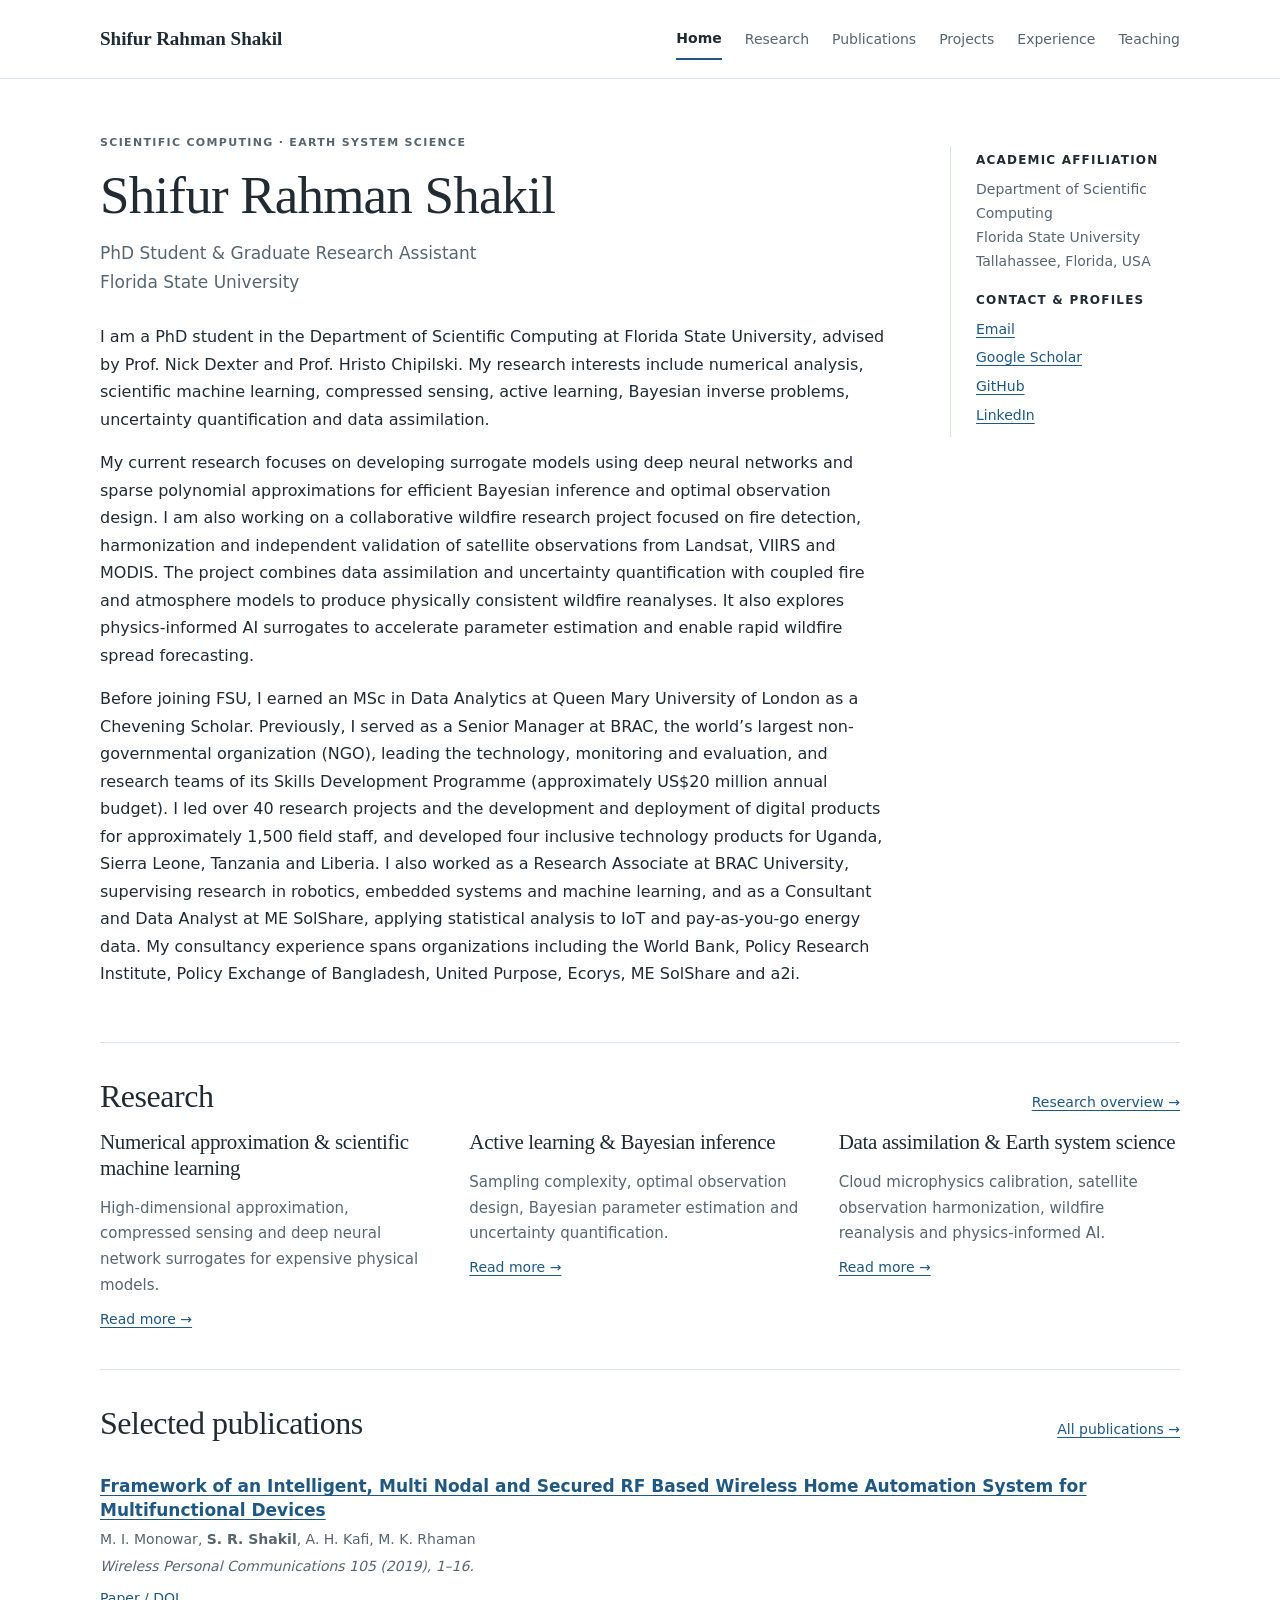
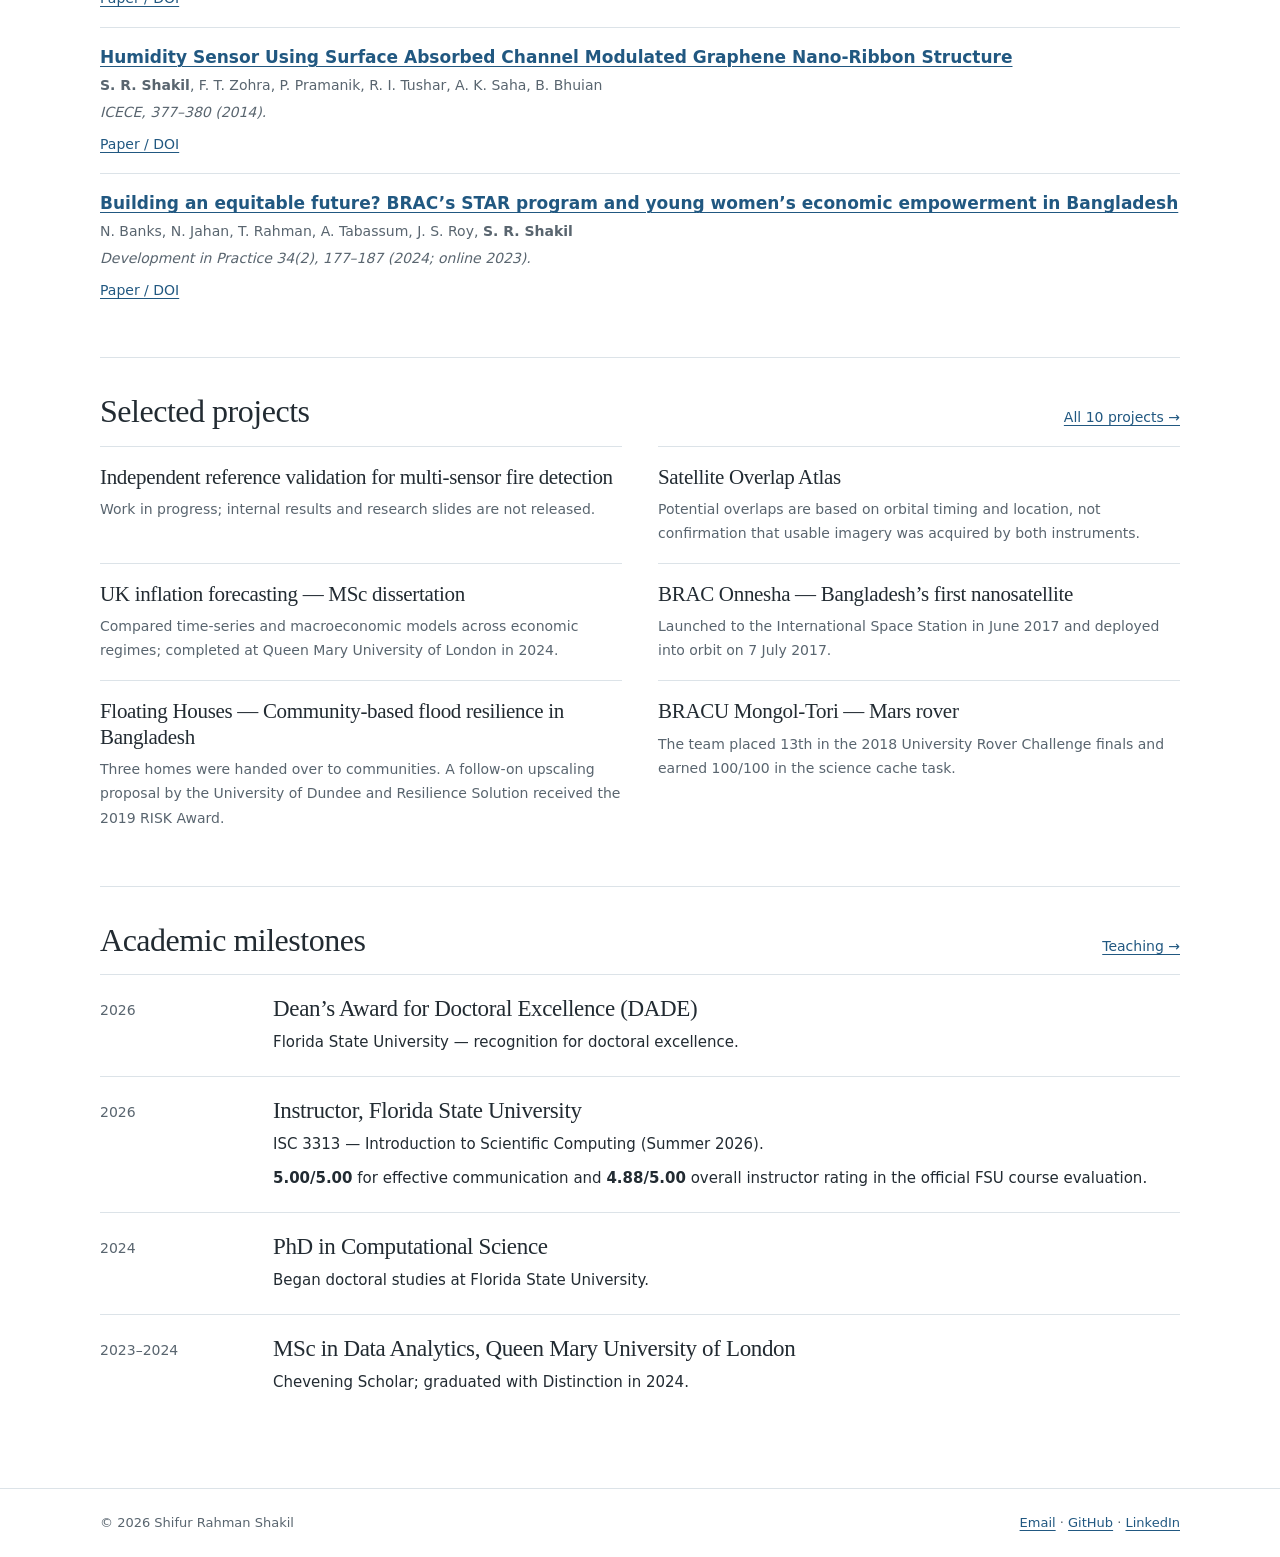
<file: index.html>
<!doctype html><html lang="en"><head><meta charset="utf-8"><meta name="viewport" content="width=device-width, initial-scale=1"><title>Academic website | Shifur Rahman Shakil</title><meta name="description" content="PhD student in computational science at Florida State University. AI surrogates, Bayesian inference, wildfire detection and multi-sensor fusion."><meta name="author" content="Shifur Rahman Shakil"><meta name="theme-color" content="#ffffff"><link rel="stylesheet" href="style.css"></head><body><a class="skip" href="#main">Skip to content</a><header><div class="wrap"><a class="brand" href="index.html">Shifur Rahman Shakil</a><nav aria-label="Main navigation"><a href="index.html" aria-current="page">Home</a><a href="research.html">Research</a><a href="publications.html">Publications</a><a href="projects.html">Projects</a><a href="experience.html">Experience</a><a href="teaching.html">Teaching</a></nav></div></header><main id="main" class="wrap"><section class="hero"><div><p class="eyebrow">Scientific computing · Earth system science</p><h1>Shifur Rahman Shakil</h1><p class="affiliation">PhD Student &amp; Graduate Research Assistant<br>Florida State University</p><p>I am a PhD student in the Department of Scientific Computing at Florida State University, advised by Prof. Nick Dexter and Prof. Hristo Chipilski. My research interests include numerical analysis, scientific machine learning, compressed sensing, active learning, Bayesian inverse problems, uncertainty quantification and data assimilation.</p><p>My current research focuses on developing surrogate models using deep neural networks and sparse polynomial approximations for efficient Bayesian inference and optimal observation design. I am also working on a collaborative wildfire research project focused on fire detection, harmonization and independent validation of satellite observations from Landsat, VIIRS and MODIS. The project combines data assimilation and uncertainty quantification with coupled fire and atmosphere models to produce physically consistent wildfire reanalyses. It also explores physics-informed AI surrogates to accelerate parameter estimation and enable rapid wildfire spread forecasting.</p><p>Before joining FSU, I earned an MSc in Data Analytics at Queen Mary University of London as a Chevening Scholar. Previously, I served as a Senior Manager at BRAC, the world’s largest non-governmental organization (NGO), leading the technology, monitoring and evaluation, and research teams of its Skills Development Programme (approximately US$20 million annual budget). I led over 40 research projects and the development and deployment of digital products for approximately 1,500 field staff, and developed four inclusive technology products for Uganda, Sierra Leone, Tanzania and Liberia. I also worked as a Research Associate at BRAC University, supervising research in robotics, embedded systems and machine learning, and as a Consultant and Data Analyst at ME SolShare, applying statistical analysis to IoT and pay-as-you-go energy data. My consultancy experience spans organizations including the World Bank, Policy Research Institute, Policy Exchange of Bangladesh, United Purpose, Ecorys, ME SolShare and a2i.</p></div><aside class="profile" aria-label="Academic profile"><h2>Academic affiliation</h2><p>Department of Scientific Computing<br>Florida State University<br>Tallahassee, Florida, USA</p><h2>Contact &amp; profiles</h2><a href="mailto:shifur.shakil@gmail.com">Email</a><a href="https://scholar.google.com/citations?hl=en&amp;user=8BhHTncAAAAJ">Google Scholar</a><a href="https://github.com/shifur">GitHub</a><a href="https://www.linkedin.com/in/shifur-rahman-shakil-75996734/">LinkedIn</a></aside></section><section class="section"><div class="section-head"><h2>Research</h2><a href="research.html">Research overview →</a></div><div class="research-grid"><article><h3>Numerical approximation &amp; scientific machine learning</h3><p>High-dimensional approximation, compressed sensing and deep neural network surrogates for expensive physical models.</p><div class="links"><a href="research.html#surrogates">Read more →</a></div></article><article><h3>Active learning &amp; Bayesian inference</h3><p>Sampling complexity, optimal observation design, Bayesian parameter estimation and uncertainty quantification.</p><div class="links"><a href="research.html#design">Read more →</a></div></article><article><h3>Data assimilation &amp; Earth system science</h3><p>Cloud microphysics calibration, satellite observation harmonization, wildfire reanalysis and physics-informed AI.</p><div class="links"><a href="research.html#fire">Read more →</a></div></article></div></section><section class="section"><div class="section-head"><h2>Selected publications</h2><a href="publications.html">All publications →</a></div><article class="publication"><h3><a href="https://doi.org/10.1007/s11277-018-6100-z">Framework of an Intelligent, Multi Nodal and Secured RF Based Wireless Home Automation System for Multifunctional Devices</a></h3><p class="authors">M. I. Monowar, <strong>S. R. Shakil</strong>, A. H. Kafi, M. K. Rhaman</p><p class="venue">Wireless Personal Communications 105 (2019), 1–16.</p><div class="links"><a href="https://doi.org/10.1007/s11277-018-6100-z">Paper / DOI</a></div></article><article class="publication"><h3><a href="https://doi.org/10.1109/ICECE.2014.7026951">Humidity Sensor Using Surface Absorbed Channel Modulated Graphene Nano-Ribbon Structure</a></h3><p class="authors"><strong>S. R. Shakil</strong>, F. T. Zohra, P. Pramanik, R. I. Tushar, A. K. Saha, B. Bhuian</p><p class="venue">ICECE, 377–380 (2014).</p><div class="links"><a href="https://doi.org/10.1109/ICECE.2014.7026951">Paper / DOI</a></div></article><article class="publication"><h3><a href="https://doi.org/10.1080/09614524.2023.2229077">Building an equitable future? BRAC’s STAR program and young women’s economic empowerment in Bangladesh</a></h3><p class="authors">N. Banks, N. Jahan, T. Rahman, A. Tabassum, J. S. Roy, <strong>S. R. Shakil</strong></p><p class="venue">Development in Practice 34(2), 177–187 (2024; online 2023).</p><div class="links"><a href="https://doi.org/10.1080/09614524.2023.2229077">Paper / DOI</a></div></article></section><section class="section"><div class="section-head"><h2>Selected projects</h2><a href="projects.html">All 10 projects →</a></div><div class="projects-list"><article class="mini"><h3><a href="projects.html#fire">Independent reference validation for multi-sensor fire detection</a></h3><p>Work in progress; internal results and research slides are not released.</p></article><article class="mini"><h3><a href="projects.html#atlas">Satellite Overlap Atlas</a></h3><p>Potential overlaps are based on orbital timing and location, not confirmation that usable imagery was acquired by both instruments.</p></article><article class="mini"><h3><a href="projects.html#inflation">UK inflation forecasting — MSc dissertation</a></h3><p>Compared time-series and macroeconomic models across economic regimes; completed at Queen Mary University of London in 2024.</p></article><article class="mini"><h3><a href="projects.html#onnesha">BRAC Onnesha — Bangladesh’s first nanosatellite</a></h3><p>Launched to the International Space Station in June 2017 and deployed into orbit on 7 July 2017.</p></article><article class="mini"><h3><a href="projects.html#floating">Floating Houses — Community-based flood resilience in Bangladesh</a></h3><p>Three homes were handed over to communities. A follow-on upscaling proposal by the University of Dundee and Resilience Solution received the 2019 RISK Award.</p></article><article class="mini"><h3><a href="projects.html#rover">BRACU Mongol-Tori — Mars rover</a></h3><p>The team placed 13th in the 2018 University Rover Challenge finals and earned 100/100 in the science cache task.</p></article></div></section><section class="section"><div class="section-head"><h2>Academic milestones</h2><a href="teaching.html">Teaching →</a></div><div class="timeline"><time>2026</time><div><h3>Dean’s Award for Doctoral Excellence (DADE)</h3><p>Florida State University — recognition for doctoral excellence.</p></div></div><div class="timeline"><time>2026</time><div><h3>Instructor, Florida State University</h3><p>ISC 3313 — Introduction to Scientific Computing (Summer 2026).</p><p><strong>5.00/5.00</strong> for effective communication and <strong>4.88/5.00</strong> overall instructor rating in the official FSU course evaluation.</p></div></div><div class="timeline"><time>2024</time><div><h3>PhD in Computational Science</h3><p>Began doctoral studies at Florida State University.</p></div></div><div class="timeline"><time>2023–2024</time><div><h3>MSc in Data Analytics, Queen Mary University of London</h3><p>Chevening Scholar; graduated with Distinction in 2024.</p></div></div></section></main><footer><div class="wrap"><span>© 2026 Shifur Rahman Shakil</span><span><a href="mailto:shifur.shakil@gmail.com">Email</a> · <a href="https://github.com/shifur">GitHub</a> · <a href="https://www.linkedin.com/in/shifur-rahman-shakil-75996734/">LinkedIn</a></span></div></footer></body></html>
</file>
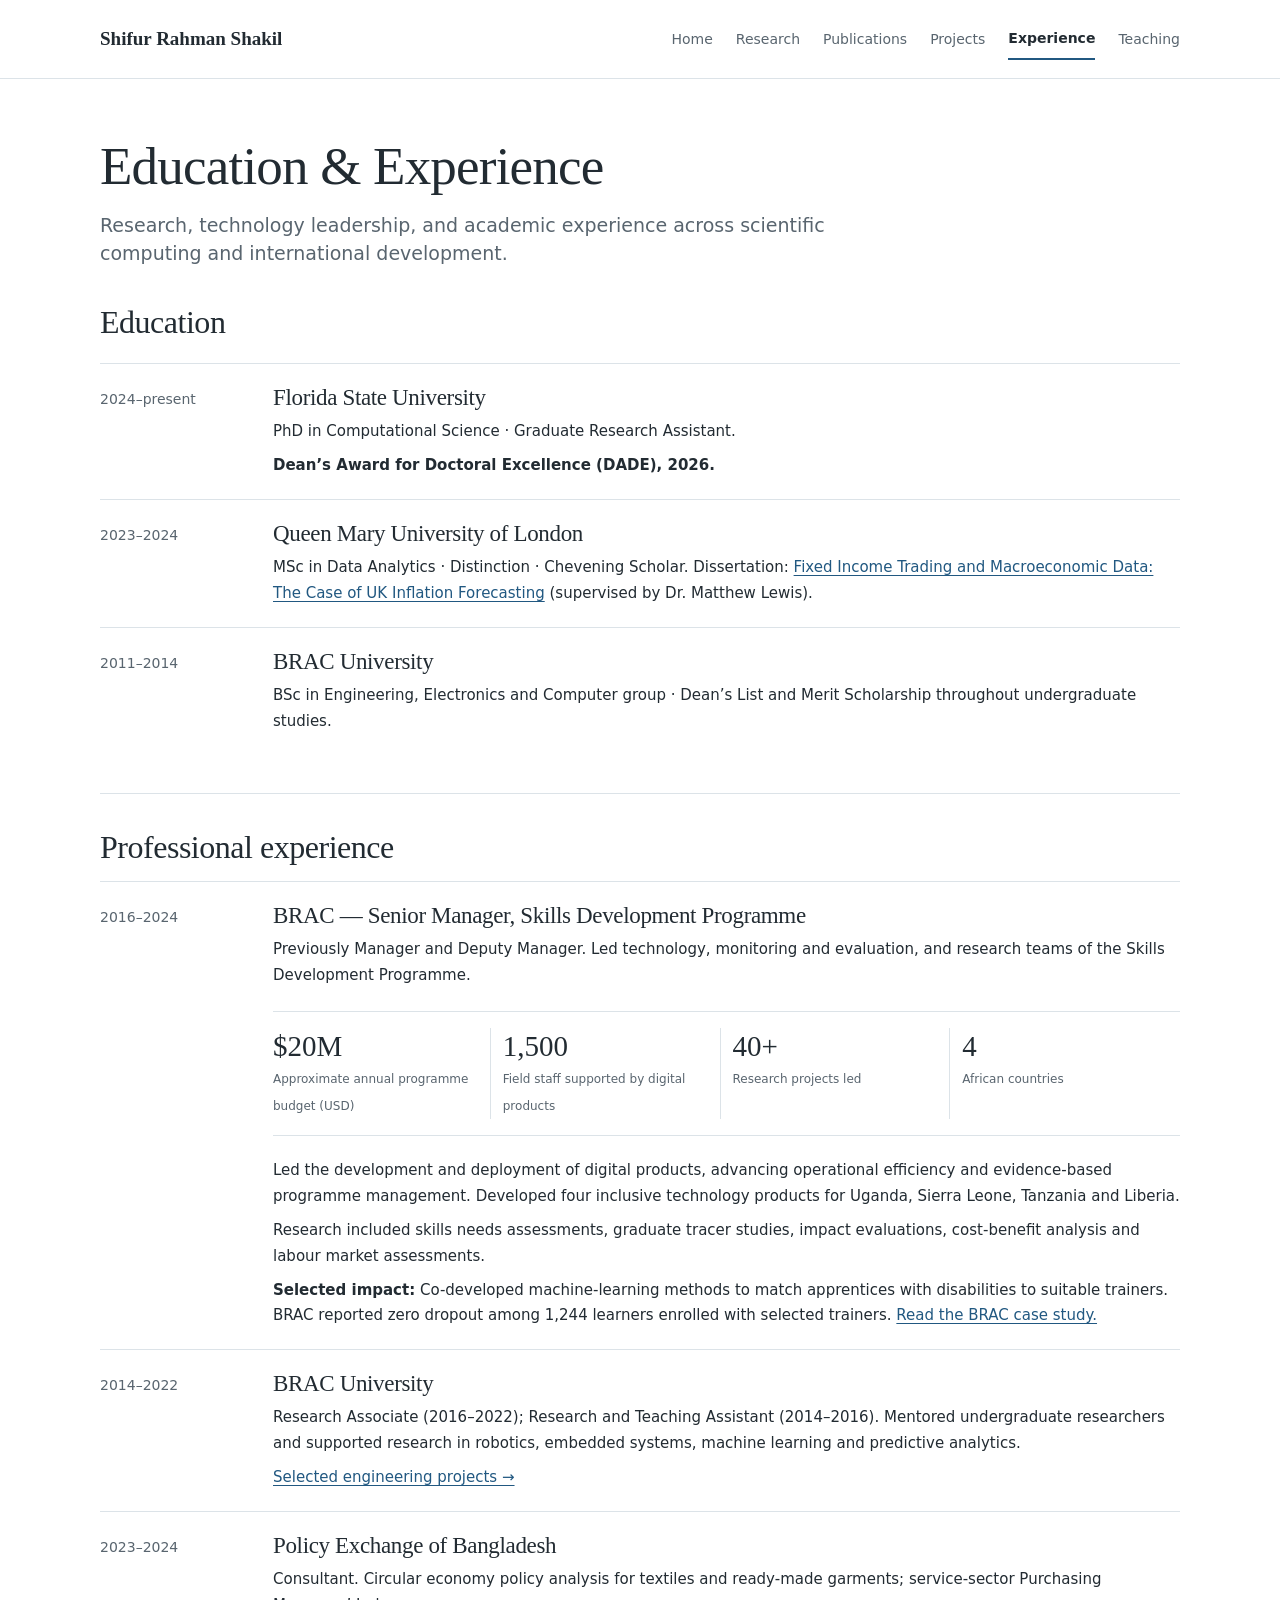
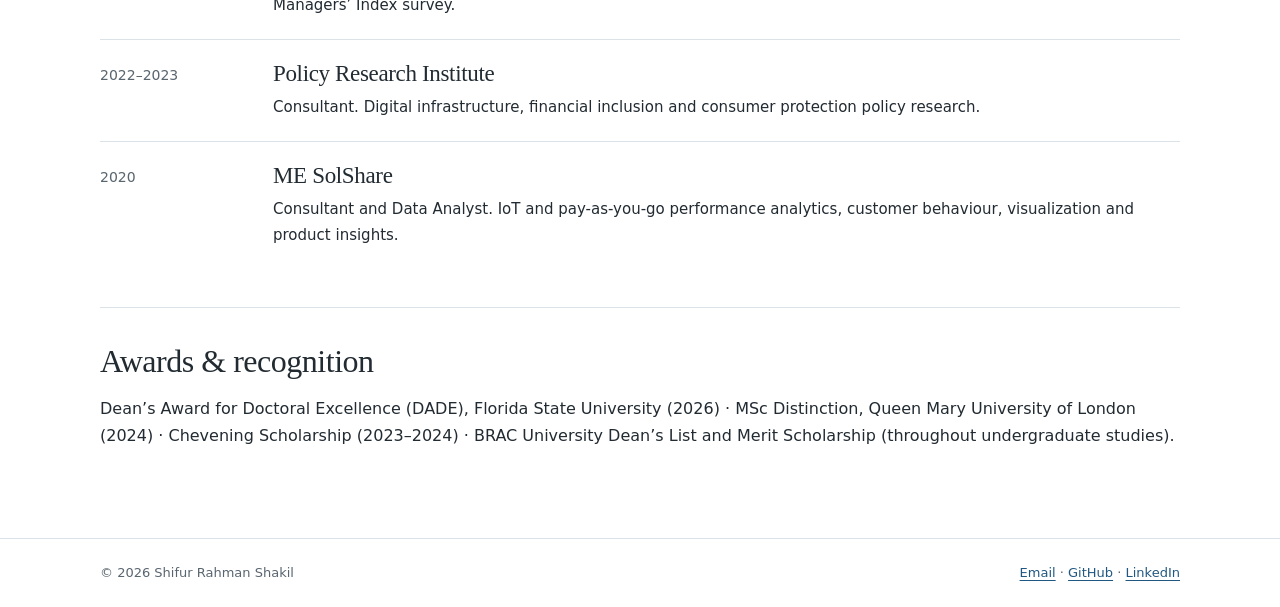
<file: experience.html>
<!doctype html><html lang="en"><head><meta charset="utf-8"><meta name="viewport" content="width=device-width, initial-scale=1"><title>Education &amp; experience | Shifur Rahman Shakil</title><meta name="description" content="Academic and professional experience, including BRAC leadership and research at Florida State University."><meta name="author" content="Shifur Rahman Shakil"><meta name="theme-color" content="#ffffff"><link rel="stylesheet" href="style.css"></head><body><a class="skip" href="#main">Skip to content</a><header><div class="wrap"><a class="brand" href="index.html">Shifur Rahman Shakil</a><nav aria-label="Main navigation"><a href="index.html">Home</a><a href="research.html">Research</a><a href="publications.html">Publications</a><a href="projects.html">Projects</a><a href="experience.html" aria-current="page">Experience</a><a href="teaching.html">Teaching</a></nav></div></header><main id="main" class="wrap"><div class="pageintro"><h1>Education &amp; Experience</h1><p class="lede">Research, technology leadership, and academic experience across scientific computing and international development.</p></div><h2>Education</h2><article class="timeline"><time>2024–present</time><div><h3>Florida State University</h3><p>PhD in Computational Science · Graduate Research Assistant.</p><p><strong>Dean’s Award for Doctoral Excellence (DADE), 2026.</strong></p></div></article><article class="timeline"><time>2023–2024</time><div><h3>Queen Mary University of London</h3><p>MSc in Data Analytics · Distinction · Chevening Scholar. Dissertation: <a href="projects.html#inflation">Fixed Income Trading and Macroeconomic Data: The Case of UK Inflation Forecasting</a> (supervised by Dr. Matthew Lewis).</p></div></article><article class="timeline"><time>2011–2014</time><div><h3>BRAC University</h3><p>BSc in Engineering, Electronics and Computer group · Dean’s List and Merit Scholarship throughout undergraduate studies.</p></div></article><section class="section"><div class="section-head"><h2>Professional experience</h2></div><article class="timeline" id="brac"><time>2016–2024</time><div><h3>BRAC — Senior Manager, Skills Development Programme</h3><p>Previously Manager and Deputy Manager. Led technology, monitoring and evaluation, and research teams of the Skills Development Programme.</p><div class="facts"><div><strong>$20M</strong><span>Approximate annual programme budget (USD)</span></div><div><strong>1,500</strong><span>Field staff supported by digital products</span></div><div><strong>40+</strong><span>Research projects led</span></div><div><strong>4</strong><span>African countries</span></div></div><p>Led the development and deployment of digital products, advancing operational efficiency and evidence-based programme management. Developed four inclusive technology products for Uganda, Sierra Leone, Tanzania and Liberia.</p><p>Research included skills needs assessments, graduate tracer studies, impact evaluations, cost-benefit analysis and labour market assessments.</p><p><strong>Selected impact:</strong> Co-developed machine-learning methods to match apprentices with disabilities to suitable trainers. BRAC reported zero dropout among 1,244 learners enrolled with selected trainers. <a href="https://www.bracusa.org/news/how-brac-used-machine-learning-to-reduce-the-drop-out-rate-of-learners-with-disabilities-to-zero/">Read the BRAC case study.</a></p></div></article><article class="timeline"><time>2014–2022</time><div><h3>BRAC University</h3><p>Research Associate (2016–2022); Research and Teaching Assistant (2014–2016). Mentored undergraduate researchers and supported research in robotics, embedded systems, machine learning and predictive analytics.</p><p><a href="projects.html#engineering">Selected engineering projects →</a></p></div></article><article class="timeline"><time>2023–2024</time><div><h3>Policy Exchange of Bangladesh</h3><p>Consultant. Circular economy policy analysis for textiles and ready-made garments; service-sector Purchasing Managers’ Index survey.</p></div></article><article class="timeline"><time>2022–2023</time><div><h3>Policy Research Institute</h3><p>Consultant. Digital infrastructure, financial inclusion and consumer protection policy research.</p></div></article><article class="timeline"><time>2020</time><div><h3>ME SolShare</h3><p>Consultant and Data Analyst. IoT and pay-as-you-go performance analytics, customer behaviour, visualization and product insights.</p></div></article></section><section class="section"><div class="section-head"><h2>Awards &amp; recognition</h2></div><p>Dean’s Award for Doctoral Excellence (DADE), Florida State University (2026) · MSc Distinction, Queen Mary University of London (2024) · Chevening Scholarship (2023–2024) · BRAC University Dean’s List and Merit Scholarship (throughout undergraduate studies).</p></section></main><footer><div class="wrap"><span>© 2026 Shifur Rahman Shakil</span><span><a href="mailto:shifur.shakil@gmail.com">Email</a> · <a href="https://github.com/shifur">GitHub</a> · <a href="https://www.linkedin.com/in/shifur-rahman-shakil-75996734/">LinkedIn</a></span></div></footer></body></html>
</file>
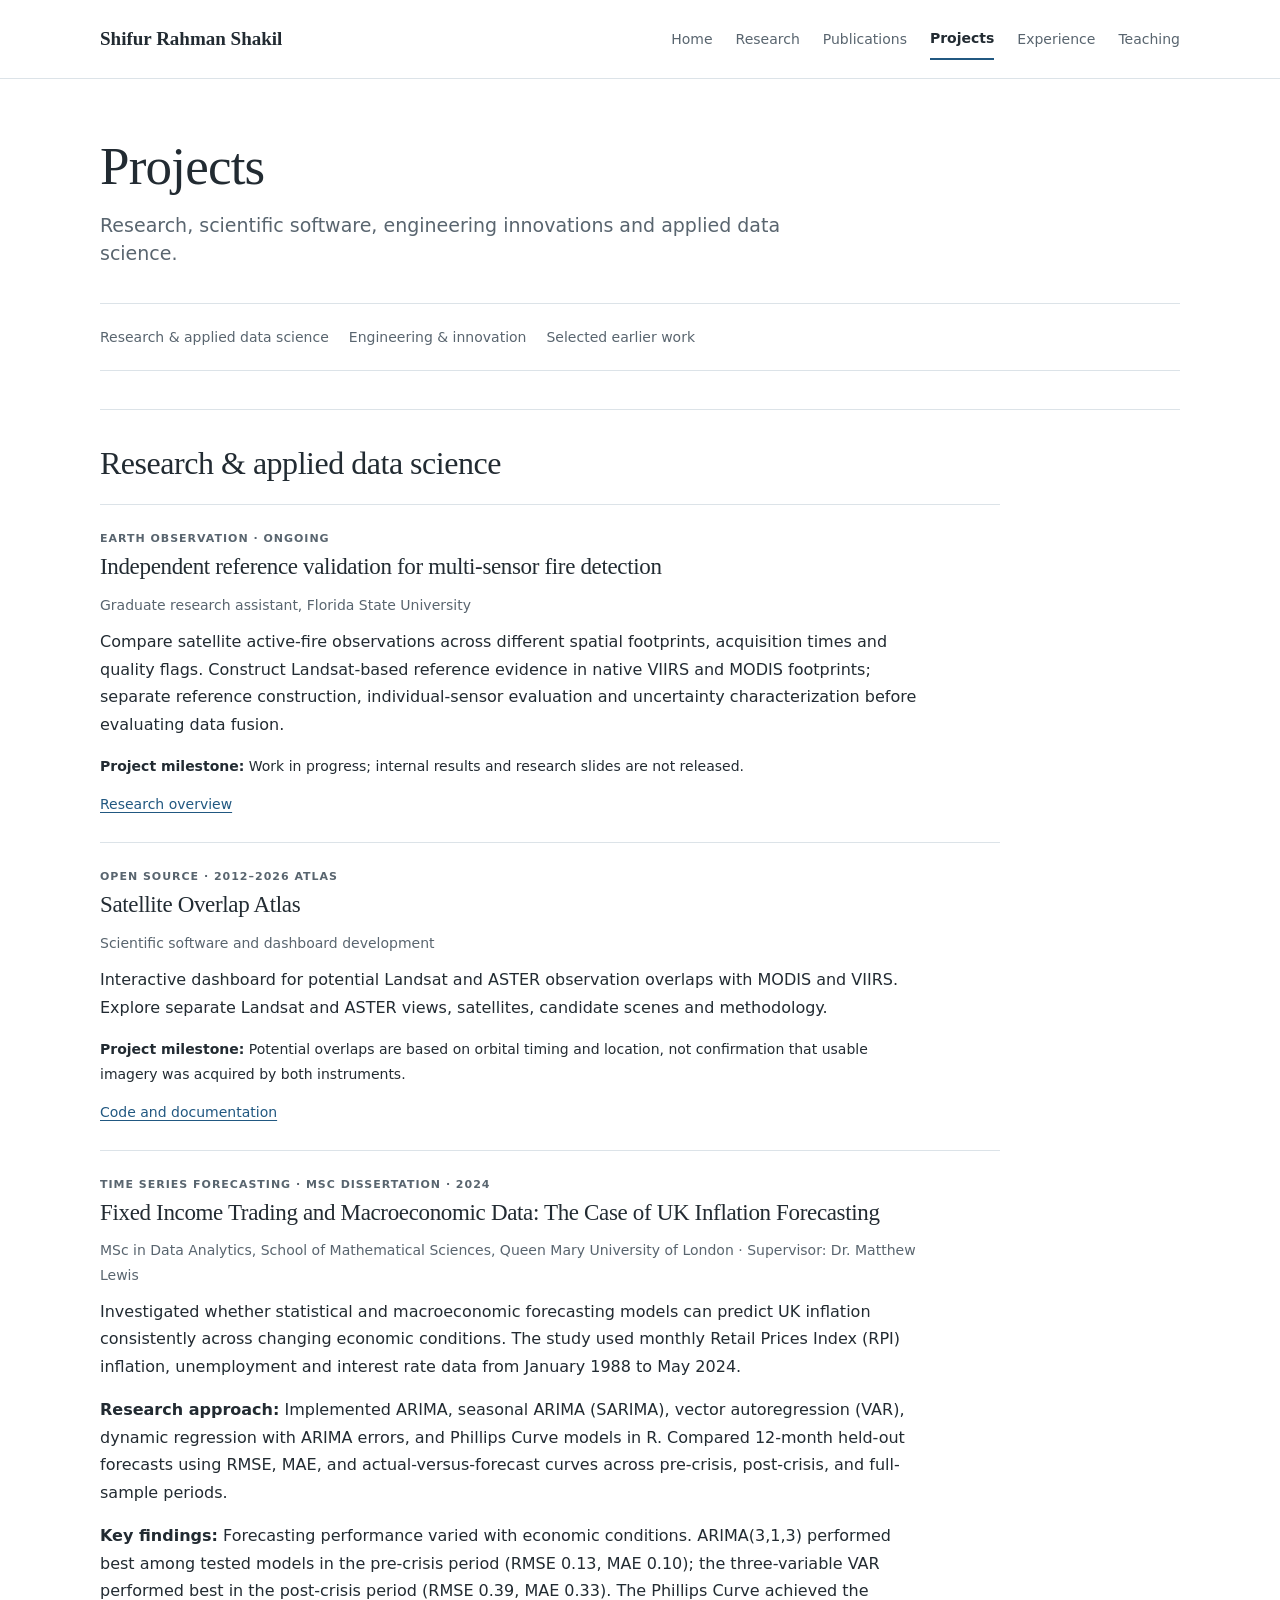
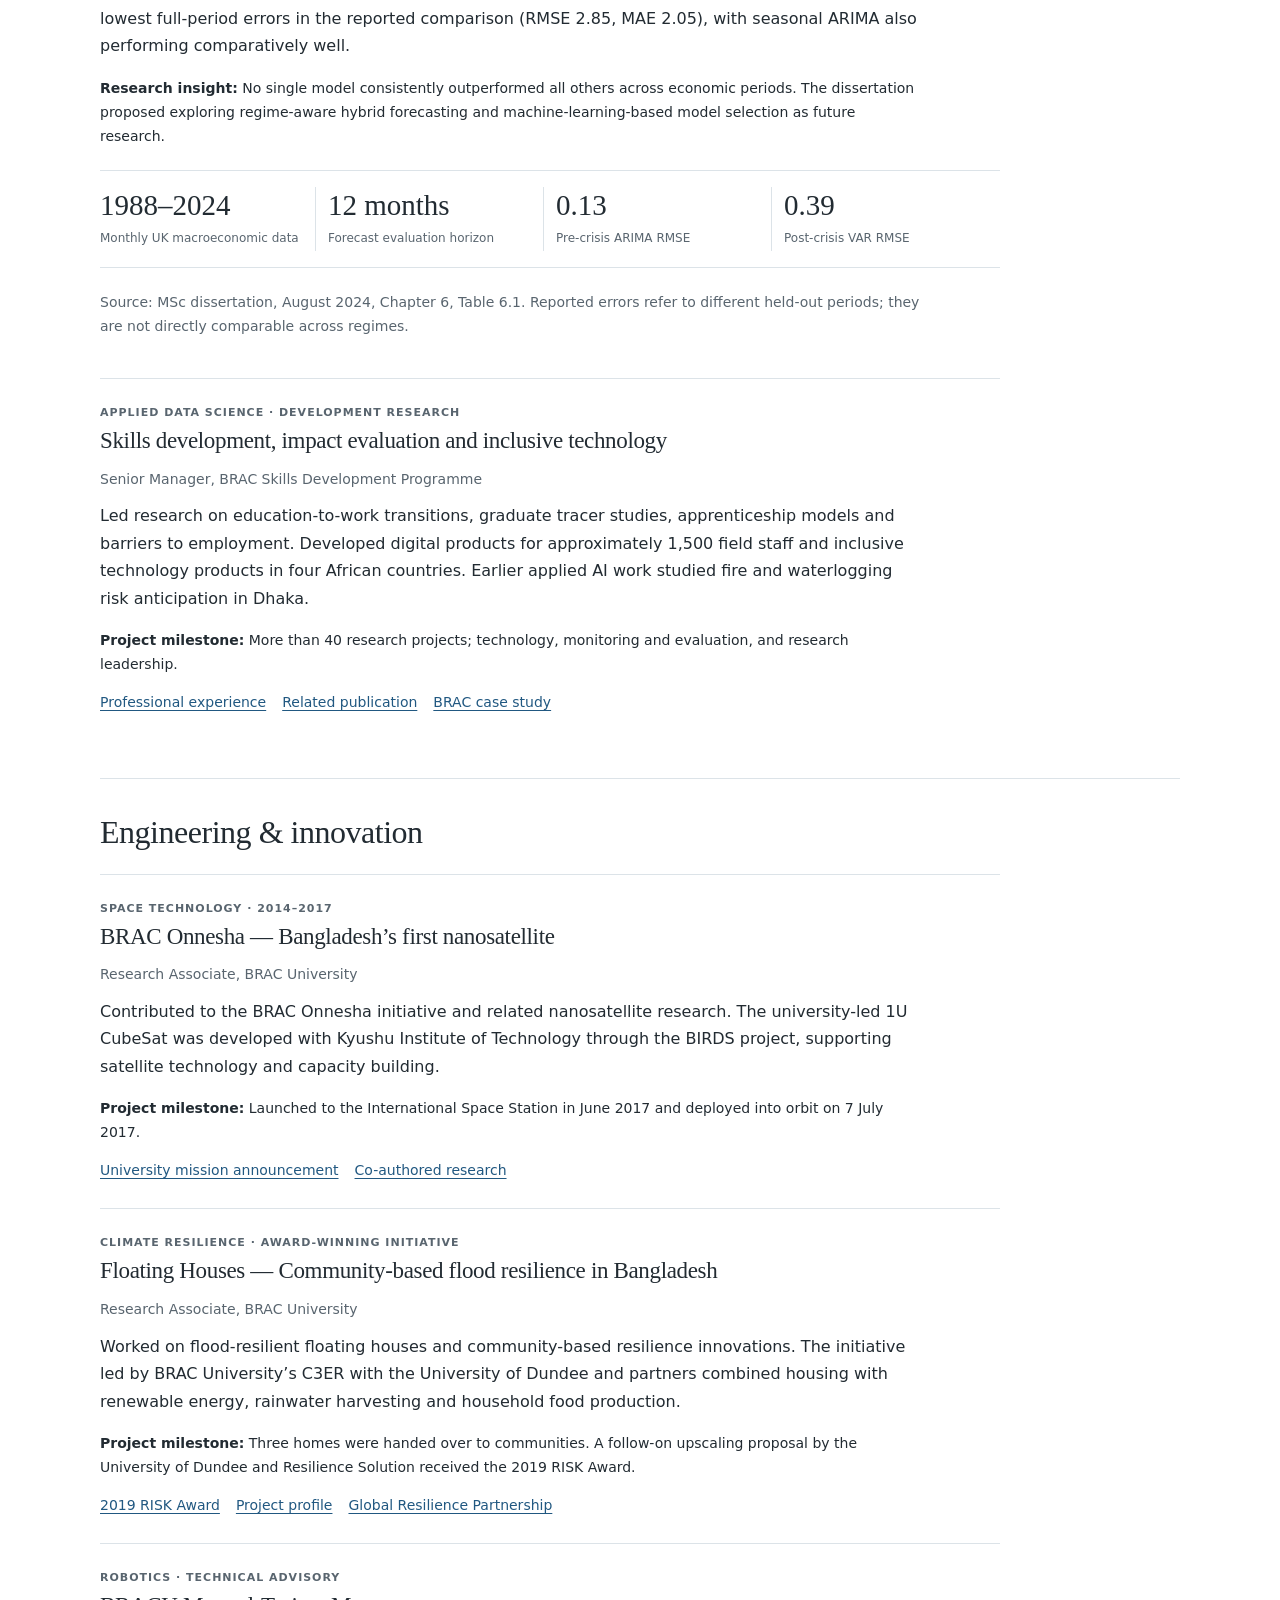
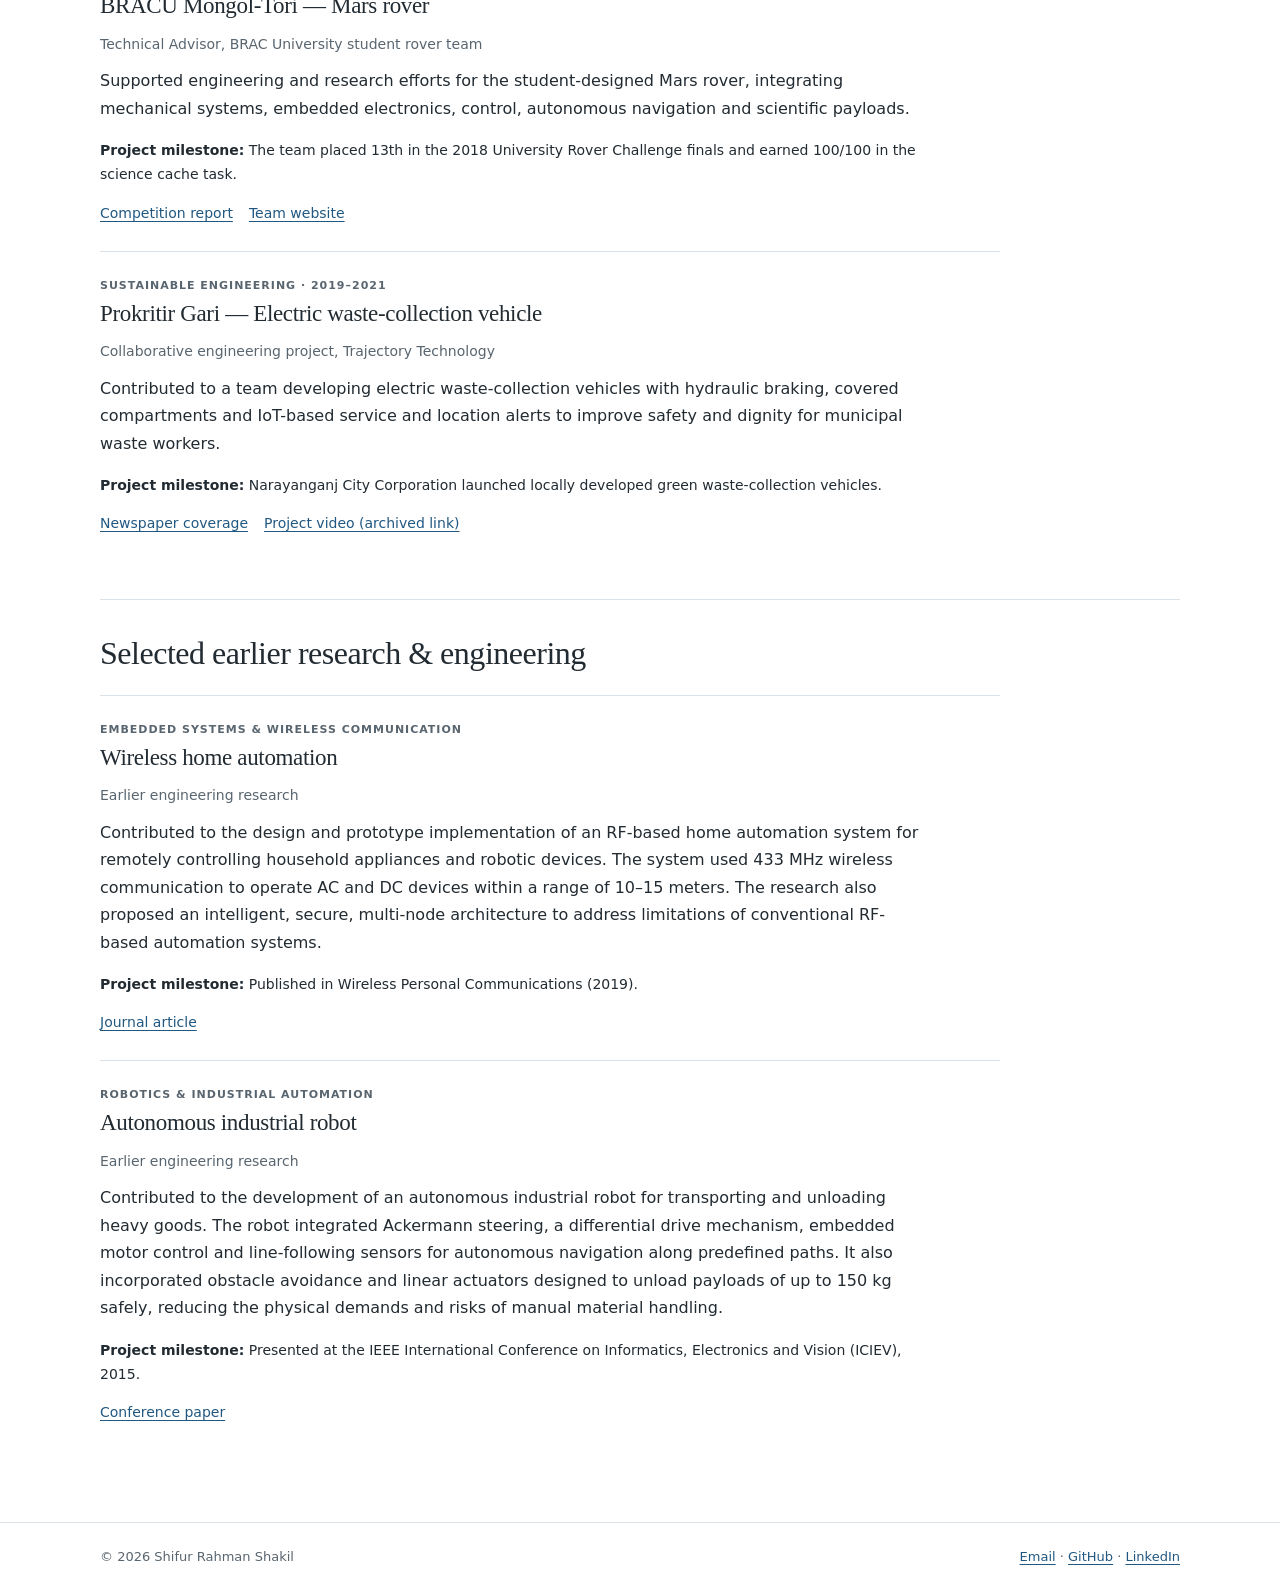
<file: projects.html>
<!doctype html><html lang="en"><head><meta charset="utf-8"><meta name="viewport" content="width=device-width, initial-scale=1"><title>Projects | Shifur Rahman Shakil</title><meta name="description" content="Eleven projects in cloud surrogates, satellite fire validation, applied analytics, space technology, climate resilience and robotics."><meta name="author" content="Shifur Rahman Shakil"><meta name="theme-color" content="#ffffff"><link rel="stylesheet" href="style.css"></head><body><a class="skip" href="#main">Skip to content</a><header><div class="wrap"><a class="brand" href="index.html">Shifur Rahman Shakil</a><nav aria-label="Main navigation"><a href="index.html">Home</a><a href="research.html">Research</a><a href="publications.html">Publications</a><a href="projects.html" aria-current="page">Projects</a><a href="experience.html">Experience</a><a href="teaching.html">Teaching</a></nav></div></header><main id="main" class="wrap"><div class="pageintro"><h1>Projects</h1><p class="lede">Research, scientific software, engineering innovations and applied data science.</p></div><nav class="toc" aria-label="Project categories"><a href="#current">Research &amp; applied data science</a><a href="#engineering">Engineering &amp; innovation</a><a href="#earlier">Selected earlier work</a></nav><section class="section" id="current"><h2>Research &amp; applied data science</h2></section><article class="detail" id="fire"><p class="tag">Earth observation · ongoing</p><h3>Independent reference validation for multi-sensor fire detection</h3><p class="role">Graduate research assistant, Florida State University</p><p>Compare satellite active-fire observations across different spatial footprints, acquisition times and quality flags. Construct Landsat-based reference evidence in native VIIRS and MODIS footprints; separate reference construction, individual-sensor evaluation and uncertainty characterization before evaluating data fusion.</p><p class="small"><strong>Project milestone:</strong> Work in progress; internal results and research slides are not released.</p><div class="links"><a href="research.html#fire">Research overview</a></div></article><article class="detail" id="atlas"><p class="tag">Open source · 2012–2026 atlas</p><h3>Satellite Overlap Atlas</h3><p class="role">Scientific software and dashboard development</p><p>Interactive dashboard for potential Landsat and ASTER observation overlaps with MODIS and VIIRS. Explore separate Landsat and ASTER views, satellites, candidate scenes and methodology.</p><p class="small"><strong>Project milestone:</strong> Potential overlaps are based on orbital timing and location, not confirmation that usable imagery was acquired by both instruments.</p><div class="links"><a href="https://github.com/shifur/Satellite-Overlap-Atlas-Landsat-and-ASTER-Coincidence-Explore">Code and documentation</a></div></article><article class="detail" id="inflation"><p class="tag">Time series forecasting · MSc dissertation · 2024</p><h3>Fixed Income Trading and Macroeconomic Data: The Case of UK Inflation Forecasting</h3><p class="role">MSc in Data Analytics, School of Mathematical Sciences, Queen Mary University of London · Supervisor: Dr. Matthew Lewis</p><p>Investigated whether statistical and macroeconomic forecasting models can predict UK inflation consistently across changing economic conditions. The study used monthly Retail Prices Index (RPI) inflation, unemployment and interest rate data from January 1988 to May 2024.</p><p><strong>Research approach:</strong> Implemented ARIMA, seasonal ARIMA (SARIMA), vector autoregression (VAR), dynamic regression with ARIMA errors, and Phillips Curve models in R. Compared 12-month held-out forecasts using RMSE, MAE, and actual-versus-forecast curves across pre-crisis, post-crisis, and full-sample periods.</p><p><strong>Key findings:</strong> Forecasting performance varied with economic conditions. ARIMA(3,1,3) performed best among tested models in the pre-crisis period (RMSE 0.13, MAE 0.10); the three-variable VAR performed best in the post-crisis period (RMSE 0.39, MAE 0.33). The Phillips Curve achieved the lowest full-period errors in the reported comparison (RMSE 2.85, MAE 2.05), with seasonal ARIMA also performing comparatively well.</p><p class="small"><strong>Research insight:</strong> No single model consistently outperformed all others across economic periods. The dissertation proposed exploring regime-aware hybrid forecasting and machine-learning-based model selection as future research.</p><div class="facts"><div><strong>1988–2024</strong><span>Monthly UK macroeconomic data</span></div><div><strong>12 months</strong><span>Forecast evaluation horizon</span></div><div><strong>0.13</strong><span>Pre-crisis ARIMA RMSE</span></div><div><strong>0.39</strong><span>Post-crisis VAR RMSE</span></div></div><p class="small muted">Source: MSc dissertation, August 2024, Chapter 6, Table 6.1. Reported errors refer to different held-out periods; they are not directly comparable across regimes.</p></article><article class="detail" id="skills"><p class="tag">Applied data science · development research</p><h3>Skills development, impact evaluation and inclusive technology</h3><p class="role">Senior Manager, BRAC Skills Development Programme</p><p>Led research on education-to-work transitions, graduate tracer studies, apprenticeship models and barriers to employment. Developed digital products for approximately 1,500 field staff and inclusive technology products in four African countries. Earlier applied AI work studied fire and waterlogging risk anticipation in Dhaka.</p><p class="small"><strong>Project milestone:</strong> More than 40 research projects; technology, monitoring and evaluation, and research leadership.</p><div class="links"><a href="experience.html#brac">Professional experience</a><a href="https://doi.org/10.1080/09614524.2023.2229077">Related publication</a><a href="https://www.bracusa.org/news/how-brac-used-machine-learning-to-reduce-the-drop-out-rate-of-learners-with-disabilities-to-zero/">BRAC case study</a></div></article><section class="section" id="engineering"><h2>Engineering &amp; innovation</h2></section><article class="detail" id="onnesha"><p class="tag">Space technology · 2014–2017</p><h3>BRAC Onnesha — Bangladesh’s first nanosatellite</h3><p class="role">Research Associate, BRAC University</p><p>Contributed to the BRAC Onnesha initiative and related nanosatellite research. The university-led 1U CubeSat was developed with Kyushu Institute of Technology through the BIRDS project, supporting satellite technology and capacity building.</p><p class="small"><strong>Project milestone:</strong> Launched to the International Space Station in June 2017 and deployed into orbit on 7 July 2017.</p><div class="links"><a href="https://www.bracu.ac.bd/news/%E2%80%9Cbrac-onnesha%E2%80%9D-entered-orbit-around-earth-first-time">University mission announcement</a><a href="https://doi.org/10.1088/1755-1315/23/1/012017">Co-authored research</a></div></article><article class="detail" id="floating"><p class="tag">Climate resilience · award-winning initiative</p><h3>Floating Houses — Community-based flood resilience in Bangladesh</h3><p class="role">Research Associate, BRAC University</p><p>Worked on flood-resilient floating houses and community-based resilience innovations. The initiative led by BRAC University’s C3ER with the University of Dundee and partners combined housing with renewable energy, rainwater harvesting and household food production.</p><p class="small"><strong>Project milestone:</strong> Three homes were handed over to communities. A follow-on upscaling proposal by the University of Dundee and Resilience Solution received the 2019 RISK Award.</p><div class="links"><a href="https://www.munichre-foundation.org/en/climate-adaptation/risk-award/RISK_Award_2019.html">2019 RISK Award</a><a href="https://www.dundee.ac.uk/projects/floating-houses">Project profile</a><a href="https://www.globalresiliencepartnership.org/project/the-centre-for-climate-change-and-environmental-research-c3er-brac-university/">Global Resilience Partnership</a></div></article><article class="detail" id="rover"><p class="tag">Robotics · technical advisory</p><h3>BRACU Mongol-Tori — Mars rover</h3><p class="role">Technical Advisor, BRAC University student rover team</p><p>Supported engineering and research efforts for the student-designed Mars rover, integrating mechanical systems, embedded electronics, control, autonomous navigation and scientific payloads.</p><p class="small"><strong>Project milestone:</strong> The team placed 13th in the 2018 University Rover Challenge finals and earned 100/100 in the science cache task.</p><div class="links"><a href="https://www.bracu.ac.bd/news/bracu-mongol-tori-university-rover-challenge-urc-2018-final">Competition report</a><a href="https://bracu-mongoltori.com/about">Team website</a></div></article><article class="detail" id="prokritir"><p class="tag">Sustainable engineering · 2019–2021</p><h3>Prokritir Gari — Electric waste-collection vehicle</h3><p class="role">Collaborative engineering project, Trajectory Technology</p><p>Contributed to a team developing electric waste-collection vehicles with hydraulic braking, covered compartments and IoT-based service and location alerts to improve safety and dignity for municipal waste workers.</p><p class="small"><strong>Project milestone:</strong> Narayanganj City Corporation launched locally developed green waste-collection vehicles.</p><div class="links"><a href="https://www.thedailystar.net/city/news/prokritir-gari-nganj-city-launches-green-waste-collecting-vehicles-1845328">Newspaper coverage</a><a href="https://www.youtube.com/watch?v=r8qX5sw0_No">Project video (archived link)</a></div></article><section class="section" id="earlier"><h2>Selected earlier research &amp; engineering</h2></section><article class="detail" id="automation"><p class="tag">Embedded systems &amp; wireless communication</p><h3>Wireless home automation</h3><p class="role">Earlier engineering research</p><p>Contributed to the design and prototype implementation of an RF-based home automation system for remotely controlling household appliances and robotic devices. The system used 433 MHz wireless communication to operate AC and DC devices within a range of 10–15 meters. The research also proposed an intelligent, secure, multi-node architecture to address limitations of conventional RF-based automation systems.</p><p class="small"><strong>Project milestone:</strong> Published in Wireless Personal Communications (2019).</p><div class="links"><a href="https://doi.org/10.1007/s11277-018-6100-z">Journal article</a></div></article><article class="detail" id="industrial"><p class="tag">Robotics &amp; industrial automation</p><h3>Autonomous industrial robot</h3><p class="role">Earlier engineering research</p><p>Contributed to the development of an autonomous industrial robot for transporting and unloading heavy goods. The robot integrated Ackermann steering, a differential drive mechanism, embedded motor control and line-following sensors for autonomous navigation along predefined paths. It also incorporated obstacle avoidance and linear actuators designed to unload payloads of up to 150 kg safely, reducing the physical demands and risks of manual material handling.</p><p class="small"><strong>Project milestone:</strong> Presented at the IEEE International Conference on Informatics, Electronics and Vision (ICIEV), 2015.</p><div class="links"><a href="https://doi.org/10.1109/ICIEV.2015.7333984">Conference paper</a></div></article></main><footer><div class="wrap"><span>© 2026 Shifur Rahman Shakil</span><span><a href="mailto:shifur.shakil@gmail.com">Email</a> · <a href="https://github.com/shifur">GitHub</a> · <a href="https://www.linkedin.com/in/shifur-rahman-shakil-75996734/">LinkedIn</a></span></div></footer></body></html>
</file>
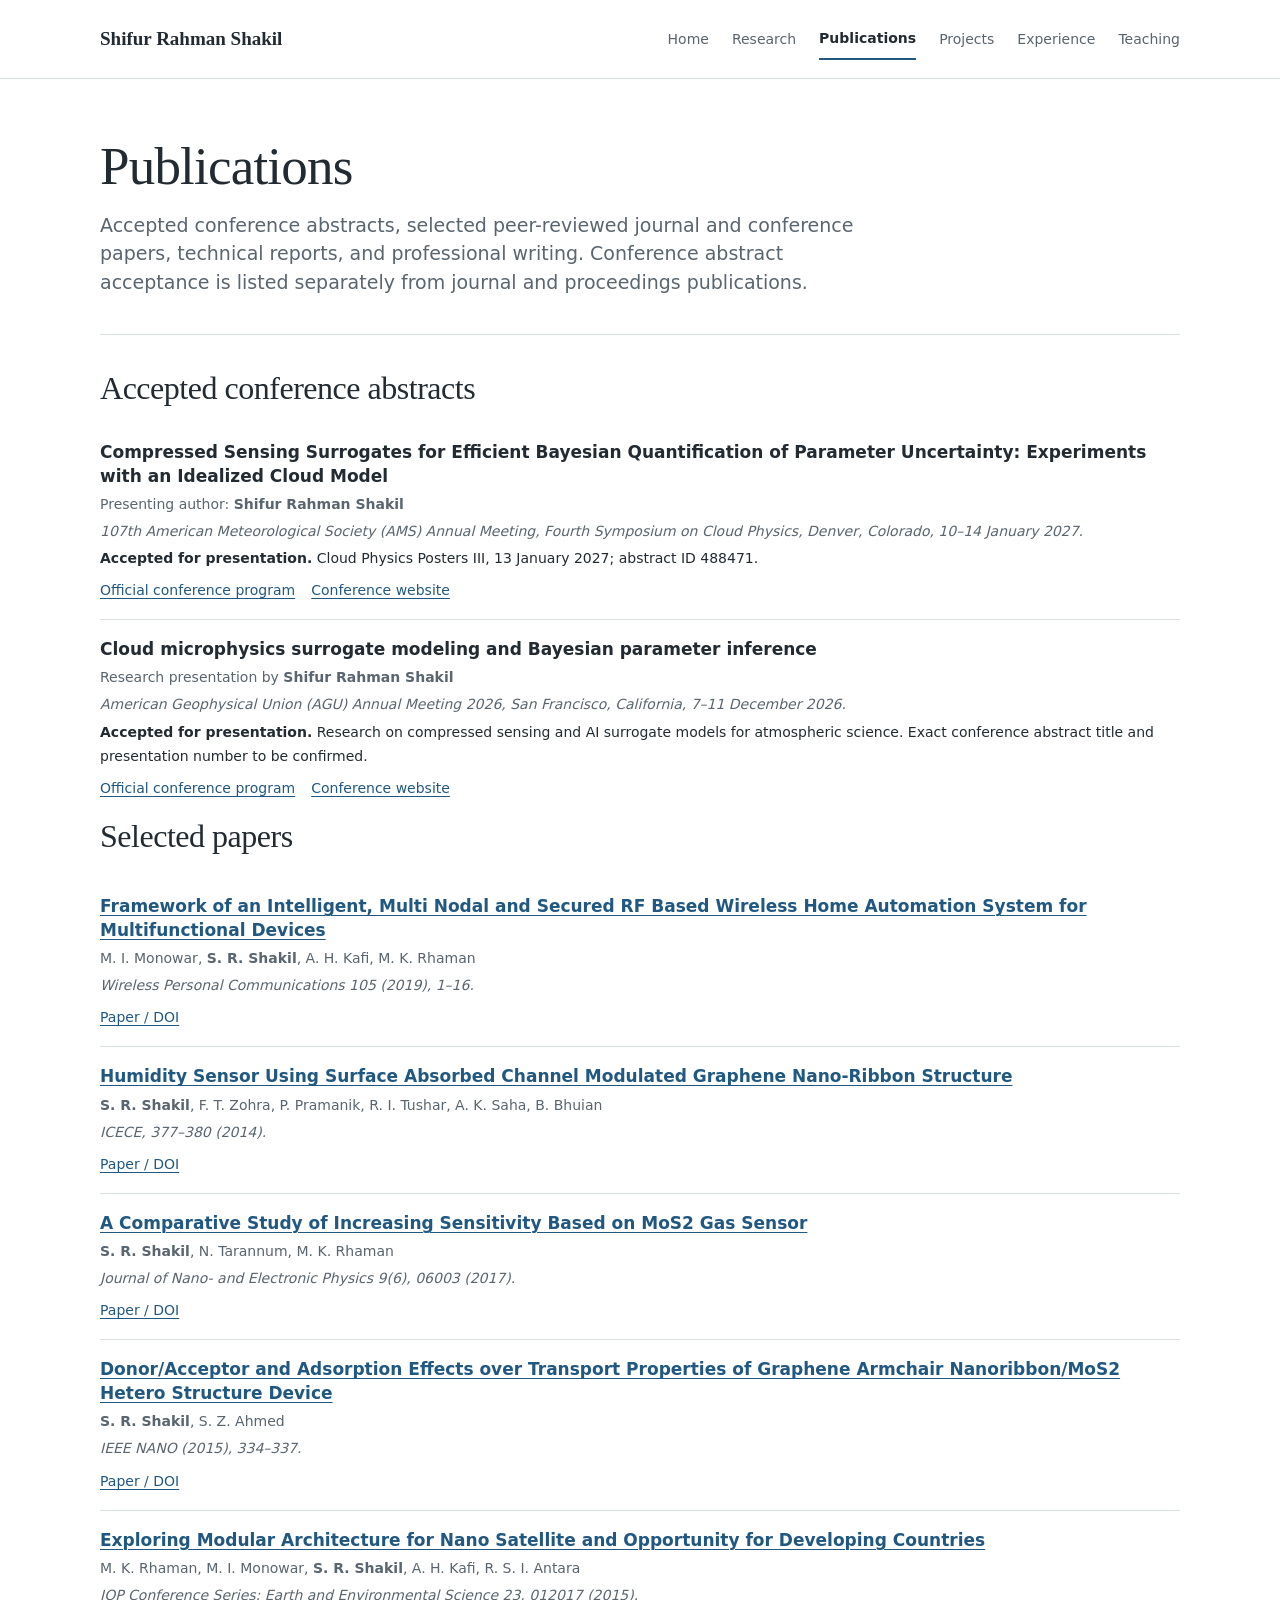
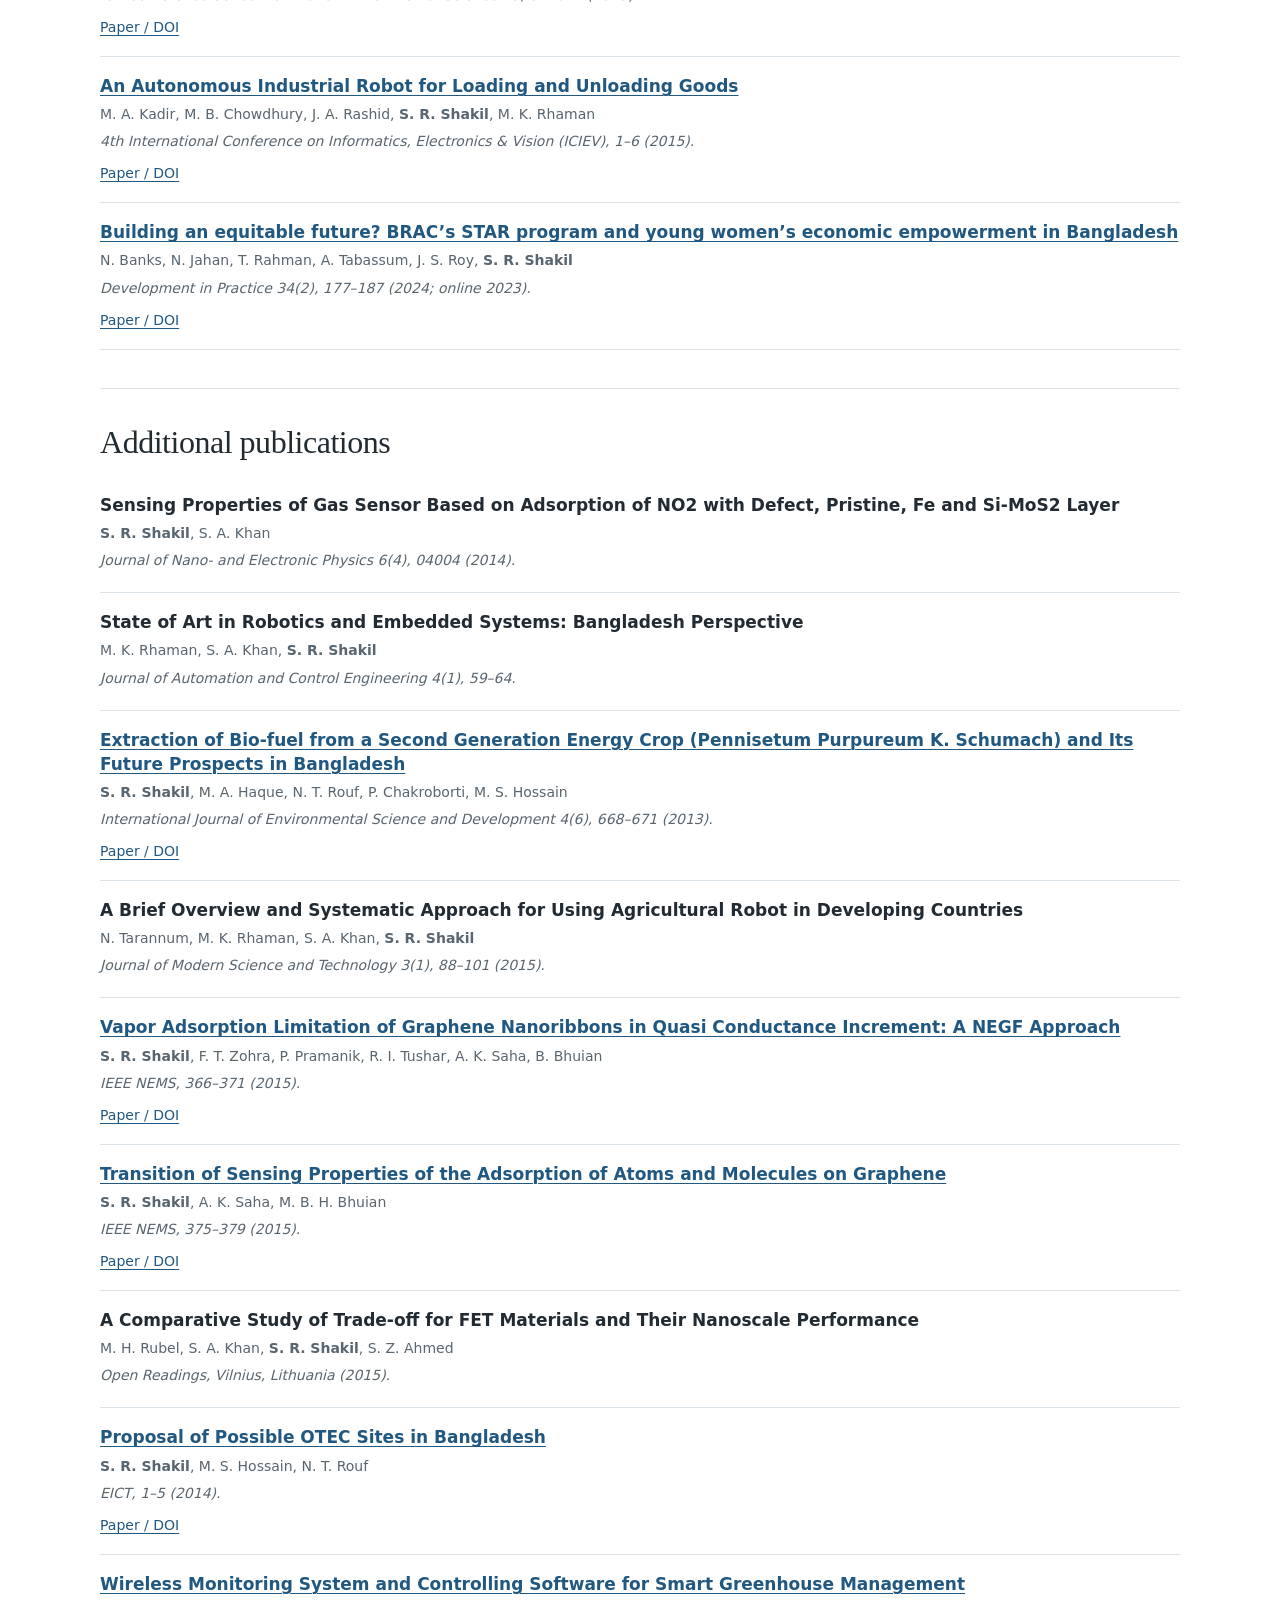
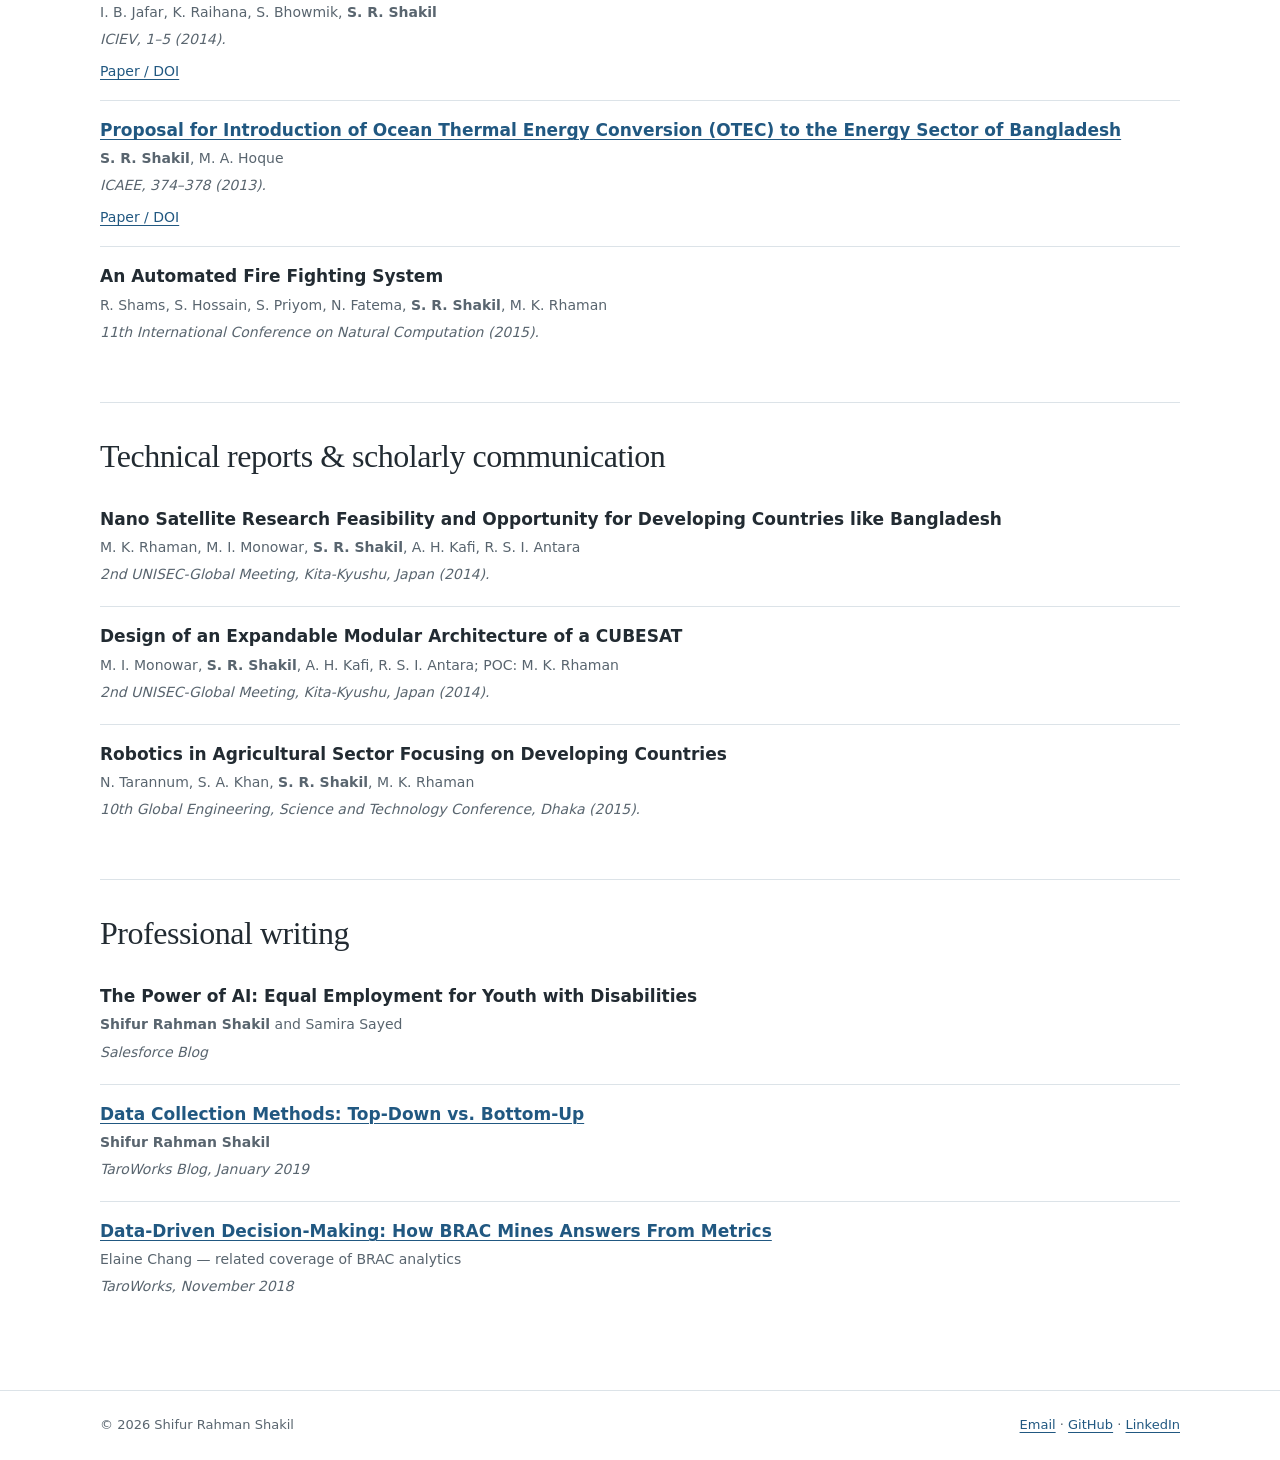
<file: publications.html>
<!doctype html><html lang="en"><head><meta charset="utf-8"><meta name="viewport" content="width=device-width, initial-scale=1"><title>Publications | Shifur Rahman Shakil</title><meta name="description" content="Journal and conference publications, technical reports and writing by Shifur Rahman Shakil."><meta name="author" content="Shifur Rahman Shakil"><meta name="theme-color" content="#ffffff"><link rel="stylesheet" href="style.css"></head><body><a class="skip" href="#main">Skip to content</a><header><div class="wrap"><a class="brand" href="index.html">Shifur Rahman Shakil</a><nav aria-label="Main navigation"><a href="index.html">Home</a><a href="research.html">Research</a><a href="publications.html" aria-current="page">Publications</a><a href="projects.html">Projects</a><a href="experience.html">Experience</a><a href="teaching.html">Teaching</a></nav></div></header><main id="main" class="wrap"><div class="pageintro"><h1>Publications</h1><p class="lede">Accepted conference abstracts, selected peer-reviewed journal and conference papers, technical reports, and professional writing. Conference abstract acceptance is listed separately from journal and proceedings publications.</p></div><section class="section" id="conference-abstracts"><div class="section-head"><h2>Accepted conference abstracts</h2></div><article class="publication"><h3>Compressed Sensing Surrogates for Efficient Bayesian Quantification of Parameter Uncertainty: Experiments with an Idealized Cloud Model</h3><p class="authors">Presenting author: <strong>Shifur Rahman Shakil</strong></p><p class="venue">107th American Meteorological Society (AMS) Annual Meeting, Fourth Symposium on Cloud Physics, Denver, Colorado, 10–14 January 2027.</p><p class="small"><strong>Accepted for presentation.</strong> Cloud Physics Posters III, 13 January 2027; abstract ID 488471.</p><div class="links"><a href="https://ams.confex.com/ams/107ANNUAL/meetingapp.cgi">Official conference program</a><a href="https://annual.ametsoc.org/sites/2027/">Conference website</a></div></article><article class="publication"><h3>Cloud microphysics surrogate modeling and Bayesian parameter inference</h3><p class="authors">Research presentation by <strong>Shifur Rahman Shakil</strong></p><p class="venue">American Geophysical Union (AGU) Annual Meeting 2026, San Francisco, California, 7–11 December 2026.</p><p class="small"><strong>Accepted for presentation.</strong> Research on compressed sensing and AI surrogate models for atmospheric science. Exact conference abstract title and presentation number to be confirmed.</p><div class="links"><a href="https://studio.m-anage.com/agu/agu26/meetingapp.cgi">Official conference program</a><a href="https://www.agu.org/annual-meeting">Conference website</a></div></article></section><h2>Selected papers</h2><article class="publication"><h3><a href="https://doi.org/10.1007/s11277-018-6100-z">Framework of an Intelligent, Multi Nodal and Secured RF Based Wireless Home Automation System for Multifunctional Devices</a></h3><p class="authors">M. I. Monowar, <strong>S. R. Shakil</strong>, A. H. Kafi, M. K. Rhaman</p><p class="venue">Wireless Personal Communications 105 (2019), 1–16.</p><div class="links"><a href="https://doi.org/10.1007/s11277-018-6100-z">Paper / DOI</a></div></article><article class="publication"><h3><a href="https://doi.org/10.1109/ICECE.2014.7026951">Humidity Sensor Using Surface Absorbed Channel Modulated Graphene Nano-Ribbon Structure</a></h3><p class="authors"><strong>S. R. Shakil</strong>, F. T. Zohra, P. Pramanik, R. I. Tushar, A. K. Saha, B. Bhuian</p><p class="venue">ICECE, 377–380 (2014).</p><div class="links"><a href="https://doi.org/10.1109/ICECE.2014.7026951">Paper / DOI</a></div></article><article class="publication"><h3><a href="https://doi.org/10.21272/jnep.9(6).06003">A Comparative Study of Increasing Sensitivity Based on MoS2 Gas Sensor</a></h3><p class="authors"><strong>S. R. Shakil</strong>, N. Tarannum, M. K. Rhaman</p><p class="venue">Journal of Nano- and Electronic Physics 9(6), 06003 (2017).</p><div class="links"><a href="https://doi.org/10.21272/jnep.9(6).06003">Paper / DOI</a></div></article><article class="publication"><h3><a href="https://doi.org/10.1109/NANO.2015.7388993">Donor/Acceptor and Adsorption Effects over Transport Properties of Graphene Armchair Nanoribbon/MoS2 Hetero Structure Device</a></h3><p class="authors"><strong>S. R. Shakil</strong>, S. Z. Ahmed</p><p class="venue">IEEE NANO (2015), 334–337.</p><div class="links"><a href="https://doi.org/10.1109/NANO.2015.7388993">Paper / DOI</a></div></article><article class="publication"><h3><a href="https://doi.org/10.1088/1755-1315/23/1/012017">Exploring Modular Architecture for Nano Satellite and Opportunity for Developing Countries</a></h3><p class="authors">M. K. Rhaman, M. I. Monowar, <strong>S. R. Shakil</strong>, A. H. Kafi, R. S. I. Antara</p><p class="venue">IOP Conference Series: Earth and Environmental Science 23, 012017 (2015).</p><div class="links"><a href="https://doi.org/10.1088/1755-1315/23/1/012017">Paper / DOI</a></div></article><article class="publication"><h3><a href="https://doi.org/10.1109/ICIEV.2015.7333984">An Autonomous Industrial Robot for Loading and Unloading Goods</a></h3><p class="authors">M. A. Kadir, M. B. Chowdhury, J. A. Rashid, <strong>S. R. Shakil</strong>, M. K. Rhaman</p><p class="venue">4th International Conference on Informatics, Electronics &amp; Vision (ICIEV), 1–6 (2015).</p><div class="links"><a href="https://doi.org/10.1109/ICIEV.2015.7333984">Paper / DOI</a></div></article><article class="publication"><h3><a href="https://doi.org/10.1080/09614524.2023.2229077">Building an equitable future? BRAC’s STAR program and young women’s economic empowerment in Bangladesh</a></h3><p class="authors">N. Banks, N. Jahan, T. Rahman, A. Tabassum, J. S. Roy, <strong>S. R. Shakil</strong></p><p class="venue">Development in Practice 34(2), 177–187 (2024; online 2023).</p><div class="links"><a href="https://doi.org/10.1080/09614524.2023.2229077">Paper / DOI</a></div></article><section class="section"><div class="section-head"><h2>Additional publications</h2></div><article class="publication"><h3>Sensing Properties of Gas Sensor Based on Adsorption of NO2 with Defect, Pristine, Fe and Si-MoS2 Layer</h3><p class="authors"><strong>S. R. Shakil</strong>, S. A. Khan</p><p class="venue">Journal of Nano- and Electronic Physics 6(4), 04004 (2014).</p></article><article class="publication"><h3>State of Art in Robotics and Embedded Systems: Bangladesh Perspective</h3><p class="authors">M. K. Rhaman, S. A. Khan, <strong>S. R. Shakil</strong></p><p class="venue">Journal of Automation and Control Engineering 4(1), 59–64.</p></article><article class="publication"><h3><a href="https://doi.org/10.7763/IJESD.2013.V4.435">Extraction of Bio-fuel from a Second Generation Energy Crop (Pennisetum Purpureum K. Schumach) and Its Future Prospects in Bangladesh</a></h3><p class="authors"><strong>S. R. Shakil</strong>, M. A. Haque, N. T. Rouf, P. Chakroborti, M. S. Hossain</p><p class="venue">International Journal of Environmental Science and Development 4(6), 668–671 (2013).</p><div class="links"><a href="https://doi.org/10.7763/IJESD.2013.V4.435">Paper / DOI</a></div></article><article class="publication"><h3>A Brief Overview and Systematic Approach for Using Agricultural Robot in Developing Countries</h3><p class="authors">N. Tarannum, M. K. Rhaman, S. A. Khan, <strong>S. R. Shakil</strong></p><p class="venue">Journal of Modern Science and Technology 3(1), 88–101 (2015).</p></article><article class="publication"><h3><a href="https://doi.org/10.1109/NEMS.2015.7147445">Vapor Adsorption Limitation of Graphene Nanoribbons in Quasi Conductance Increment: A NEGF Approach</a></h3><p class="authors"><strong>S. R. Shakil</strong>, F. T. Zohra, P. Pramanik, R. I. Tushar, A. K. Saha, B. Bhuian</p><p class="venue">IEEE NEMS, 366–371 (2015).</p><div class="links"><a href="https://doi.org/10.1109/NEMS.2015.7147445">Paper / DOI</a></div></article><article class="publication"><h3><a href="https://doi.org/10.1109/NEMS.2015.7147447">Transition of Sensing Properties of the Adsorption of Atoms and Molecules on Graphene</a></h3><p class="authors"><strong>S. R. Shakil</strong>, A. K. Saha, M. B. H. Bhuian</p><p class="venue">IEEE NEMS, 375–379 (2015).</p><div class="links"><a href="https://doi.org/10.1109/NEMS.2015.7147447">Paper / DOI</a></div></article><article class="publication"><h3>A Comparative Study of Trade-off for FET Materials and Their Nanoscale Performance</h3><p class="authors">M. H. Rubel, S. A. Khan, <strong>S. R. Shakil</strong>, S. Z. Ahmed</p><p class="venue">Open Readings, Vilnius, Lithuania (2015).</p></article><article class="publication"><h3><a href="https://doi.org/10.1109/EICT.2014.6777893">Proposal of Possible OTEC Sites in Bangladesh</a></h3><p class="authors"><strong>S. R. Shakil</strong>, M. S. Hossain, N. T. Rouf</p><p class="venue">EICT, 1–5 (2014).</p><div class="links"><a href="https://doi.org/10.1109/EICT.2014.6777893">Paper / DOI</a></div></article><article class="publication"><h3><a href="https://doi.org/10.1109/ICIEV.2014.6850748">Wireless Monitoring System and Controlling Software for Smart Greenhouse Management</a></h3><p class="authors">I. B. Jafar, K. Raihana, S. Bhowmik, <strong>S. R. Shakil</strong></p><p class="venue">ICIEV, 1–5 (2014).</p><div class="links"><a href="https://doi.org/10.1109/ICIEV.2014.6850748">Paper / DOI</a></div></article><article class="publication"><h3><a href="https://doi.org/10.1109/ICAEE.2013.6750366">Proposal for Introduction of Ocean Thermal Energy Conversion (OTEC) to the Energy Sector of Bangladesh</a></h3><p class="authors"><strong>S. R. Shakil</strong>, M. A. Hoque</p><p class="venue">ICAEE, 374–378 (2013).</p><div class="links"><a href="https://doi.org/10.1109/ICAEE.2013.6750366">Paper / DOI</a></div></article><article class="publication"><h3>An Automated Fire Fighting System</h3><p class="authors">R. Shams, S. Hossain, S. Priyom, N. Fatema, <strong>S. R. Shakil</strong>, M. K. Rhaman</p><p class="venue">11th International Conference on Natural Computation (2015).</p></article></section><section class="section"><div class="section-head"><h2>Technical reports &amp; scholarly communication</h2></div><article class="publication"><h3>Nano Satellite Research Feasibility and Opportunity for Developing Countries like Bangladesh</h3><p class="authors">M. K. Rhaman, M. I. Monowar, <strong>S. R. Shakil</strong>, A. H. Kafi, R. S. I. Antara</p><p class="venue">2nd UNISEC-Global Meeting, Kita-Kyushu, Japan (2014).</p></article><article class="publication"><h3>Design of an Expandable Modular Architecture of a CUBESAT</h3><p class="authors">M. I. Monowar, <strong>S. R. Shakil</strong>, A. H. Kafi, R. S. I. Antara; POC: M. K. Rhaman</p><p class="venue">2nd UNISEC-Global Meeting, Kita-Kyushu, Japan (2014).</p></article><article class="publication"><h3>Robotics in Agricultural Sector Focusing on Developing Countries</h3><p class="authors">N. Tarannum, S. A. Khan, <strong>S. R. Shakil</strong>, M. K. Rhaman</p><p class="venue">10th Global Engineering, Science and Technology Conference, Dhaka (2015).</p></article></section><section class="section"><div class="section-head"><h2>Professional writing</h2></div><article class="publication"><h3>The Power of AI: Equal Employment for Youth with Disabilities</h3><p class="authors"><strong>Shifur Rahman Shakil</strong> and Samira Sayed</p><p class="venue">Salesforce Blog</p></article><article class="publication"><h3><a href="https://taroworks.org/data-collection-methods/">Data Collection Methods: Top-Down vs. Bottom-Up</a></h3><p class="authors"><strong>Shifur Rahman Shakil</strong></p><p class="venue">TaroWorks Blog, January 2019</p></article><article class="publication"><h3><a href="https://taroworks.org/data-driven-decision-making/">Data-Driven Decision-Making: How BRAC Mines Answers From Metrics</a></h3><p class="authors">Elaine Chang — related coverage of BRAC analytics</p><p class="venue">TaroWorks, November 2018</p></article></section></main><footer><div class="wrap"><span>© 2026 Shifur Rahman Shakil</span><span><a href="mailto:shifur.shakil@gmail.com">Email</a> · <a href="https://github.com/shifur">GitHub</a> · <a href="https://www.linkedin.com/in/shifur-rahman-shakil-75996734/">LinkedIn</a></span></div></footer></body></html>
</file>
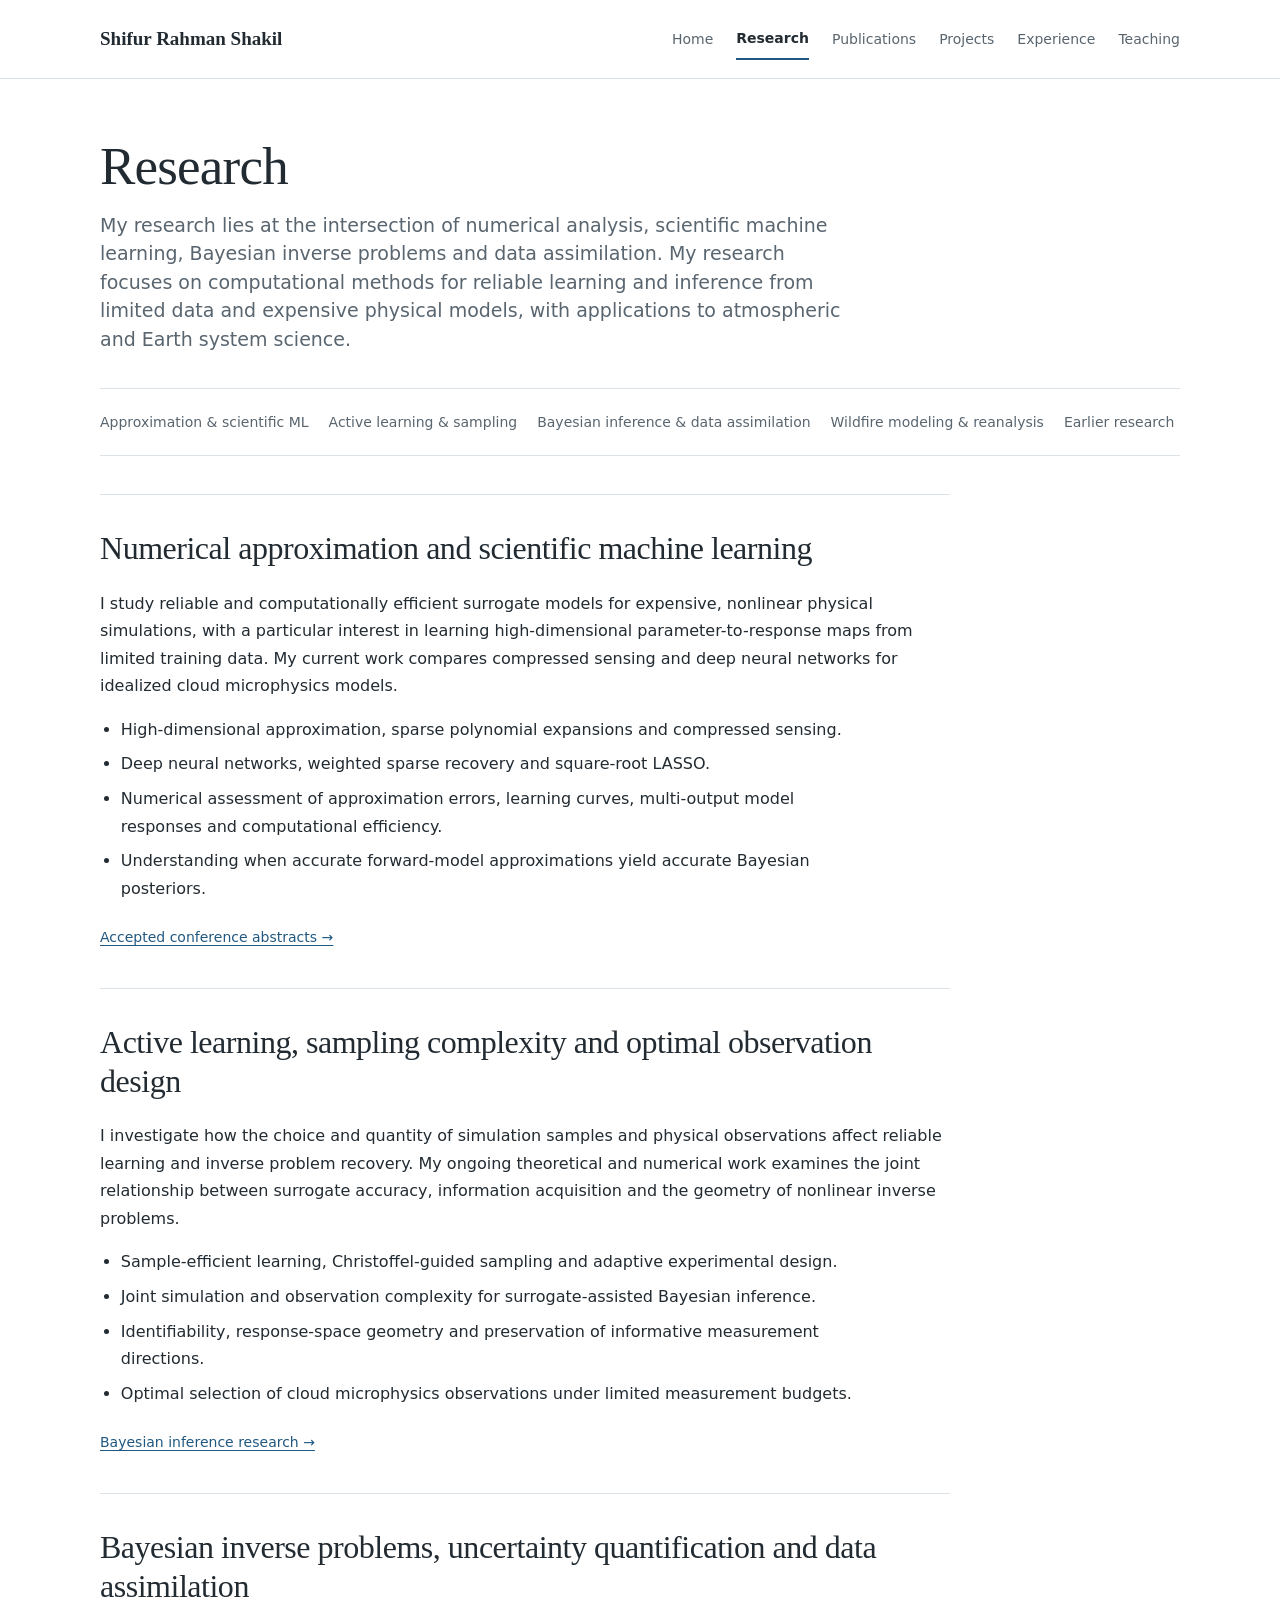
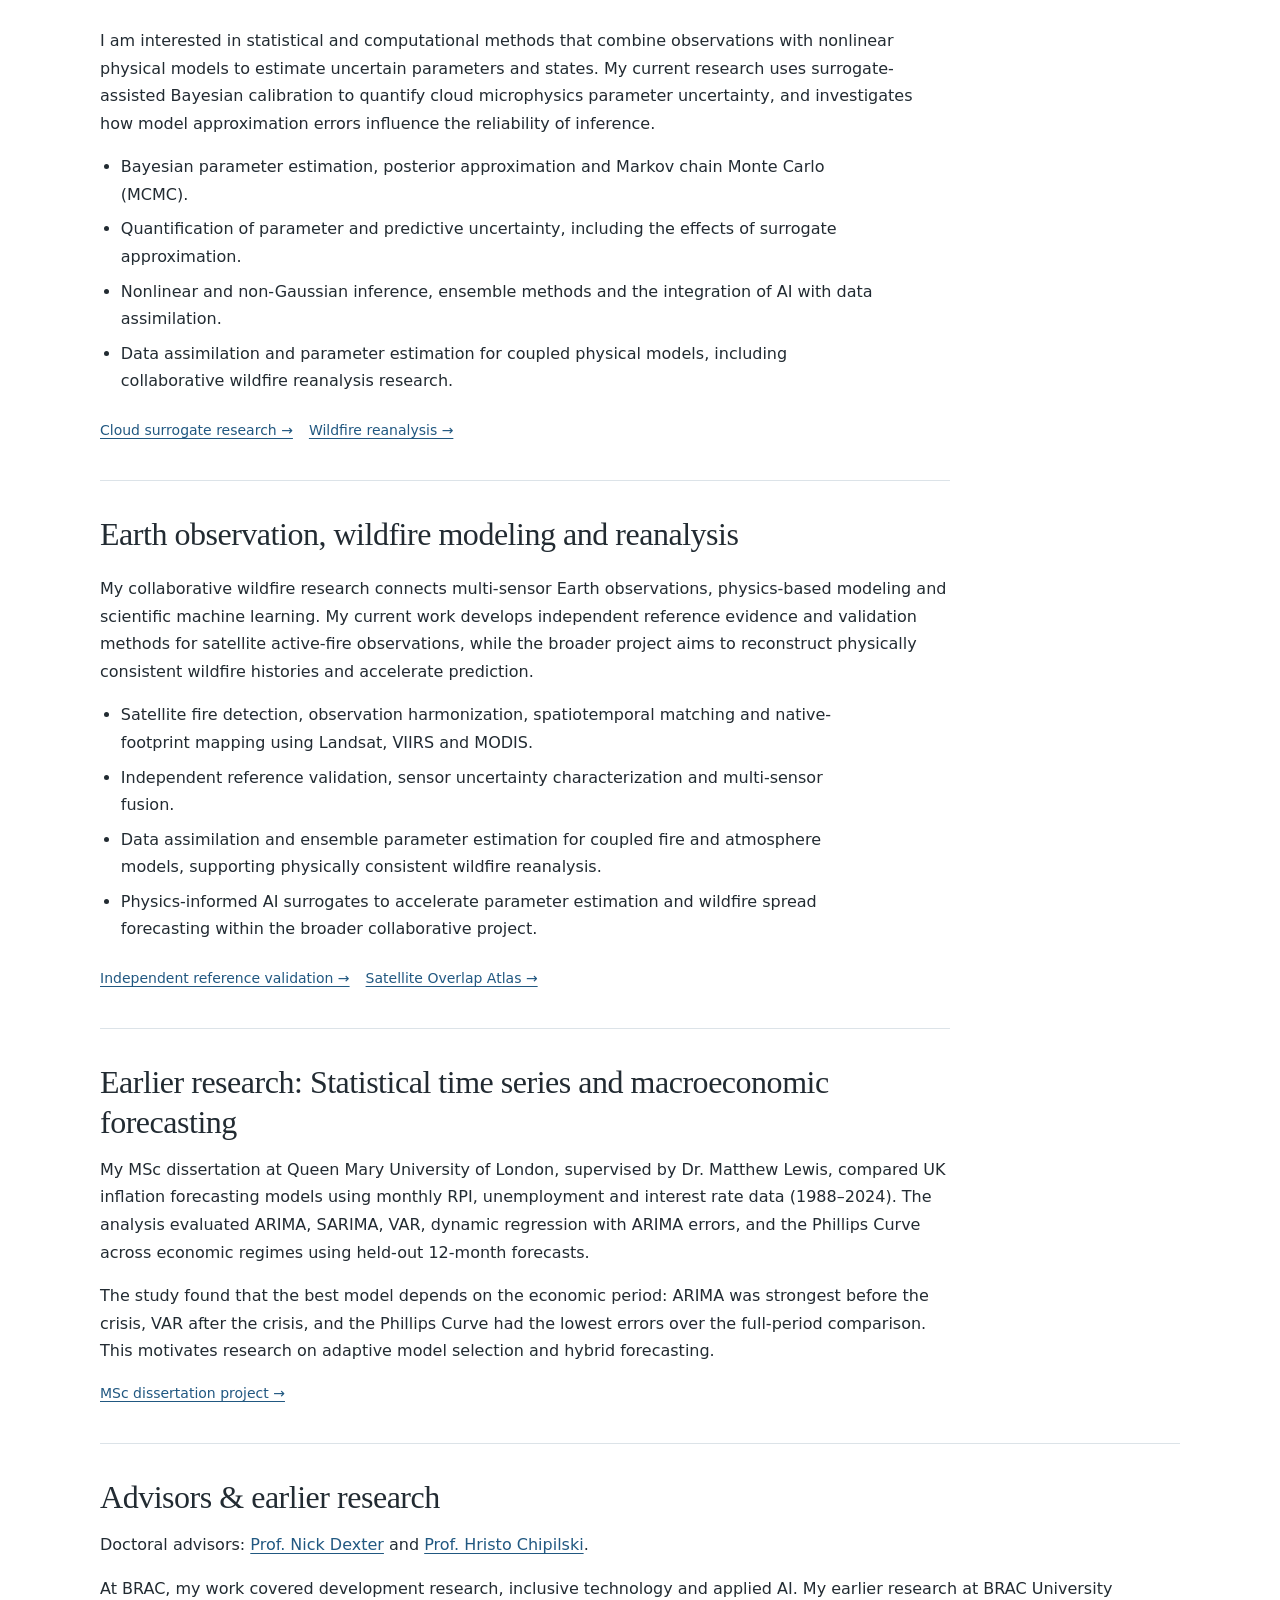
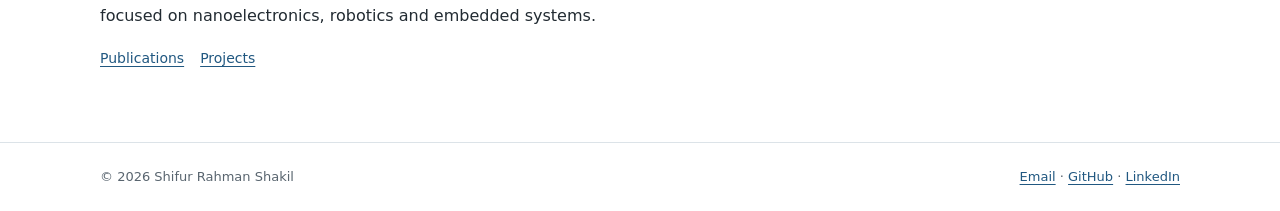
<file: research.html>
<!doctype html><html lang="en"><head><meta charset="utf-8"><meta name="viewport" content="width=device-width, initial-scale=1"><title>Research | Shifur Rahman Shakil</title><meta name="description" content="Research in numerical approximation, scientific machine learning, active learning, Bayesian inverse problems, uncertainty quantification, data assimilation and Earth system science."><meta name="author" content="Shifur Rahman Shakil"><meta name="theme-color" content="#ffffff"><link rel="stylesheet" href="style.css"></head><body><a class="skip" href="#main">Skip to content</a><header><div class="wrap"><a class="brand" href="index.html">Shifur Rahman Shakil</a><nav aria-label="Main navigation"><a href="index.html">Home</a><a href="research.html" aria-current="page">Research</a><a href="publications.html">Publications</a><a href="projects.html">Projects</a><a href="experience.html">Experience</a><a href="teaching.html">Teaching</a></nav></div></header><main id="main" class="wrap"><div class="pageintro"><h1>Research</h1><p class="lede">My research lies at the intersection of numerical analysis, scientific machine learning, Bayesian inverse problems and data assimilation. My research focuses on computational methods for reliable learning and inference from limited data and expensive physical models, with applications to atmospheric and Earth system science.</p></div><nav class="toc" aria-label="Research topics"><a href="#surrogates">Approximation &amp; scientific ML</a><a href="#design">Active learning &amp; sampling</a><a href="#inference">Bayesian inference &amp; data assimilation</a><a href="#fire">Wildfire modeling &amp; reanalysis</a><a href="#inflation">Earlier research</a></nav><section class="section research-topic" id="surrogates"><h2>Numerical approximation and scientific machine learning</h2><p>I study reliable and computationally efficient surrogate models for expensive, nonlinear physical simulations, with a particular interest in learning high-dimensional parameter-to-response maps from limited training data. My current work compares compressed sensing and deep neural networks for idealized cloud microphysics models.</p><ul><li>High-dimensional approximation, sparse polynomial expansions and compressed sensing.</li><li>Deep neural networks, weighted sparse recovery and square-root LASSO.</li><li>Numerical assessment of approximation errors, learning curves, multi-output model responses and computational efficiency.</li><li>Understanding when accurate forward-model approximations yield accurate Bayesian posteriors.</li></ul><div class="links"><a href="publications.html#conference-abstracts">Accepted conference abstracts →</a></div></section><section class="section research-topic" id="design"><h2>Active learning, sampling complexity and optimal observation design</h2><p>I investigate how the choice and quantity of simulation samples and physical observations affect reliable learning and inverse problem recovery. My ongoing theoretical and numerical work examines the joint relationship between surrogate accuracy, information acquisition and the geometry of nonlinear inverse problems.</p><ul><li>Sample-efficient learning, Christoffel-guided sampling and adaptive experimental design.</li><li>Joint simulation and observation complexity for surrogate-assisted Bayesian inference.</li><li>Identifiability, response-space geometry and preservation of informative measurement directions.</li><li>Optimal selection of cloud microphysics observations under limited measurement budgets.</li></ul><div class="links"><a href="#inference">Bayesian inference research →</a></div></section><section class="section research-topic" id="inference"><h2>Bayesian inverse problems, uncertainty quantification and data assimilation</h2><p>I am interested in statistical and computational methods that combine observations with nonlinear physical models to estimate uncertain parameters and states. My current research uses surrogate-assisted Bayesian calibration to quantify cloud microphysics parameter uncertainty, and investigates how model approximation errors influence the reliability of inference.</p><ul><li>Bayesian parameter estimation, posterior approximation and Markov chain Monte Carlo (MCMC).</li><li>Quantification of parameter and predictive uncertainty, including the effects of surrogate approximation.</li><li>Nonlinear and non-Gaussian inference, ensemble methods and the integration of AI with data assimilation.</li><li>Data assimilation and parameter estimation for coupled physical models, including collaborative wildfire reanalysis research.</li></ul><div class="links"><a href="#surrogates">Cloud surrogate research →</a><a href="#fire">Wildfire reanalysis →</a></div></section><section class="section research-topic" id="fire"><h2>Earth observation, wildfire modeling and reanalysis</h2><p>My collaborative wildfire research connects multi-sensor Earth observations, physics-based modeling and scientific machine learning. My current work develops independent reference evidence and validation methods for satellite active-fire observations, while the broader project aims to reconstruct physically consistent wildfire histories and accelerate prediction.</p><ul><li>Satellite fire detection, observation harmonization, spatiotemporal matching and native-footprint mapping using Landsat, VIIRS and MODIS.</li><li>Independent reference validation, sensor uncertainty characterization and multi-sensor fusion.</li><li>Data assimilation and ensemble parameter estimation for coupled fire and atmosphere models, supporting physically consistent wildfire reanalysis.</li><li>Physics-informed AI surrogates to accelerate parameter estimation and wildfire spread forecasting within the broader collaborative project.</li></ul><div class="links"><a href="projects.html#fire">Independent reference validation →</a><a href="projects.html#atlas">Satellite Overlap Atlas →</a></div></section><section class="section research-topic" id="inflation"><div class="section-head"><h2>Earlier research: Statistical time series and macroeconomic forecasting</h2></div><p>My MSc dissertation at Queen Mary University of London, supervised by Dr. Matthew Lewis, compared UK inflation forecasting models using monthly RPI, unemployment and interest rate data (1988–2024). The analysis evaluated ARIMA, SARIMA, VAR, dynamic regression with ARIMA errors, and the Phillips Curve across economic regimes using held-out 12-month forecasts.</p><p>The study found that the best model depends on the economic period: ARIMA was strongest before the crisis, VAR after the crisis, and the Phillips Curve had the lowest errors over the full-period comparison. This motivates research on adaptive model selection and hybrid forecasting.</p><div class="links"><a href="projects.html#inflation">MSc dissertation project →</a></div></section><section class="section"><div class="section-head"><h2>Advisors &amp; earlier research</h2></div><p>Doctoral advisors: <a href="https://www.sc.fsu.edu/people?uid=nd22f">Prof. Nick Dexter</a> and <a href="https://www.sc.fsu.edu/people?uid=hgc23">Prof. Hristo Chipilski</a>.</p><p>At BRAC, my work covered development research, inclusive technology and applied AI. My earlier research at BRAC University focused on nanoelectronics, robotics and embedded systems.</p><div class="links"><a href="publications.html">Publications</a><a href="projects.html">Projects</a></div></section></main><footer><div class="wrap"><span>© 2026 Shifur Rahman Shakil</span><span><a href="mailto:shifur.shakil@gmail.com">Email</a> · <a href="https://github.com/shifur">GitHub</a> · <a href="https://www.linkedin.com/in/shifur-rahman-shakil-75996734/">LinkedIn</a></span></div></footer></body></html>
</file>
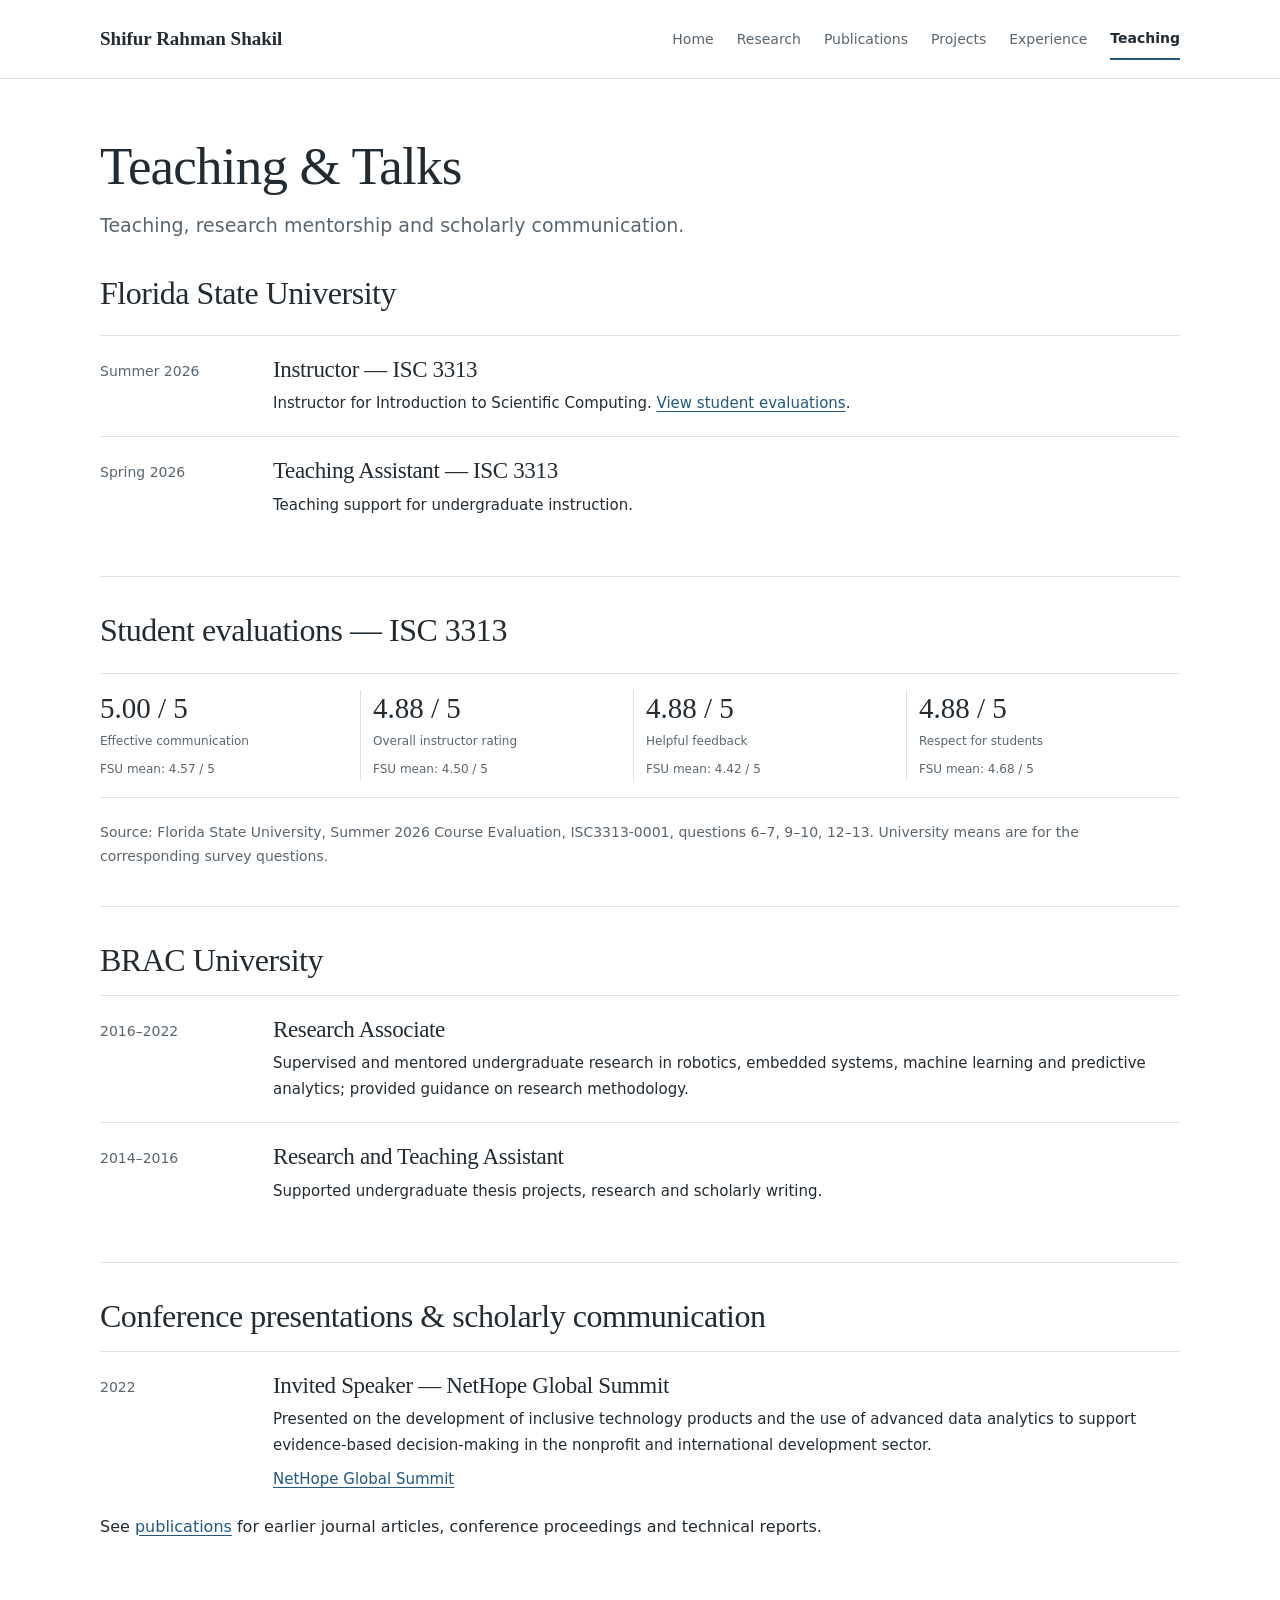
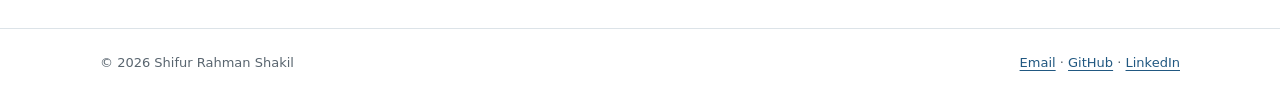
<file: teaching.html>
<!doctype html><html lang="en"><head><meta charset="utf-8"><meta name="viewport" content="width=device-width, initial-scale=1"><title>Teaching &amp; talks | Shifur Rahman Shakil</title><meta name="description" content="Teaching and research mentoring at Florida State University and BRAC University."><meta name="author" content="Shifur Rahman Shakil"><meta name="theme-color" content="#ffffff"><link rel="stylesheet" href="style.css"></head><body><a class="skip" href="#main">Skip to content</a><header><div class="wrap"><a class="brand" href="index.html">Shifur Rahman Shakil</a><nav aria-label="Main navigation"><a href="index.html">Home</a><a href="research.html">Research</a><a href="publications.html">Publications</a><a href="projects.html">Projects</a><a href="experience.html">Experience</a><a href="teaching.html" aria-current="page">Teaching</a></nav></div></header><main id="main" class="wrap"><div class="pageintro"><h1>Teaching &amp; Talks</h1><p class="lede">Teaching, research mentorship and scholarly communication.</p></div><h2>Florida State University</h2><article class="timeline"><time>Summer 2026</time><div><h3>Instructor — ISC 3313</h3><p>Instructor for Introduction to Scientific Computing. <a href="#student-evaluations">View student evaluations</a>.</p></div></article><article class="timeline"><time>Spring 2026</time><div><h3>Teaching Assistant — ISC 3313</h3><p>Teaching support for undergraduate instruction.</p></div></article><section class="section" id="student-evaluations"><div class="section-head"><h2>Student evaluations — ISC 3313</h2></div><div class="facts"><div><strong>5.00 / 5</strong><span>Effective communication<br>FSU mean: 4.57 / 5</span></div><div><strong>4.88 / 5</strong><span>Overall instructor rating<br>FSU mean: 4.50 / 5</span></div><div><strong>4.88 / 5</strong><span>Helpful feedback<br>FSU mean: 4.42 / 5</span></div><div><strong>4.88 / 5</strong><span>Respect for students<br>FSU mean: 4.68 / 5</span></div></div><p class="small muted">Source: Florida State University, Summer 2026 Course Evaluation, ISC3313-0001, questions 6–7, 9–10, 12–13. University means are for the corresponding survey questions.</p></section><section class="section"><div class="section-head"><h2>BRAC University</h2></div><article class="timeline"><time>2016–2022</time><div><h3>Research Associate</h3><p>Supervised and mentored undergraduate research in robotics, embedded systems, machine learning and predictive analytics; provided guidance on research methodology.</p></div></article><article class="timeline"><time>2014–2016</time><div><h3>Research and Teaching Assistant</h3><p>Supported undergraduate thesis projects, research and scholarly writing.</p></div></article></section><section class="section"><div class="section-head"><h2>Conference presentations &amp; scholarly communication</h2></div><article class="timeline"><time>2022</time><div><h3>Invited Speaker — NetHope Global Summit</h3><p>Presented on the development of inclusive technology products and the use of advanced data analytics to support evidence-based decision-making in the nonprofit and international development sector.</p><p class="small"><a href="https://nethope.org/program-area/global-summit/">NetHope Global Summit</a></p></div></article><p>See <a href="publications.html">publications</a> for earlier journal articles, conference proceedings and technical reports.</p></section></main><footer><div class="wrap"><span>© 2026 Shifur Rahman Shakil</span><span><a href="mailto:shifur.shakil@gmail.com">Email</a> · <a href="https://github.com/shifur">GitHub</a> · <a href="https://www.linkedin.com/in/shifur-rahman-shakil-75996734/">LinkedIn</a></span></div></footer></body></html>
</file>
<file: style.css>
:root{--ink:#222b32;--muted:#59656f;--link:#215881;--rule:#dce3e8;--paper:#fff;--soft:#f3f6f8;--serif:Georgia,"Times New Roman",serif;--sans:system-ui,-apple-system,BlinkMacSystemFont,"Segoe UI",sans-serif}
*{box-sizing:border-box}html{scroll-behavior:smooth;scroll-padding-top:1.25rem}body{margin:0;background:var(--paper);color:var(--ink);font:16px/1.72 var(--sans);-webkit-font-smoothing:antialiased}a{color:var(--link);text-underline-offset:3px;text-decoration-thickness:1px}a:hover{color:#123d5c}a:focus-visible,summary:focus-visible{outline:3px solid #5995bd;outline-offset:4px}.skip{position:absolute;top:-100px;left:1rem;background:white;padding:.5rem;z-index:10}.skip:focus{top:1rem}.wrap{width:min(1080px,calc(100% - 64px));margin:auto}header{border-bottom:1px solid var(--rule)}header .wrap{display:flex;align-items:center;justify-content:space-between;gap:1.25rem;min-height:78px;padding:12px 0}.brand{font:600 19px/1.3 var(--serif);color:var(--ink);text-decoration:none;white-space:nowrap}nav{display:flex;flex-wrap:wrap;gap:5px 23px;align-items:center;font-size:14px}nav a{color:var(--muted);text-decoration:none;padding:8px 0}nav a[aria-current=page]{color:var(--ink);font-weight:650;border-bottom:2px solid var(--link)}main{padding:55px 0 72px}h1,h2,h3{font-family:var(--serif);line-height:1.23;font-weight:500;letter-spacing:-.015em;margin:0 0 .65em;color:var(--ink)}h1{font-size:clamp(36px,5vw,53px)}h2{font-size:clamp(25px,3vw,32px)}h3{font-size:23px}p{margin:0 0 1em}ul{padding-left:1.3em}li{padding-bottom:.45em}strong{font-weight:650}.eyebrow{font-size:11px;text-transform:uppercase;font-weight:700;letter-spacing:.12em;color:var(--muted);margin-bottom:.65rem}.lede{font-size:19px;line-height:1.5;color:var(--muted);max-width:760px}.hero{display:grid;grid-template-columns:minmax(0,1fr) 230px;gap:58px;align-items:start}.hero h1{margin-bottom:.2em}.affiliation{color:var(--muted);font-size:17px;margin-bottom:1.6rem}.profile{border-left:1px solid var(--rule);padding:5px 0 5px 25px;margin-top:12px}.profile h2{font:650 12px/1.5 var(--sans);text-transform:uppercase;letter-spacing:.1em}.profile p{font-size:14px;color:var(--muted);margin-bottom:1.1rem}.profile a{display:block;margin:.3rem 0;font-size:14px}.section{padding-top:34px;margin-top:38px;border-top:1px solid var(--rule)}.section-head{display:flex;justify-content:space-between;gap:16px;align-items:baseline;margin-bottom:14px}.section-head h2{margin-bottom:0}.section-head a{font-size:14px;white-space:nowrap}.research-grid{display:grid;grid-template-columns:repeat(3,1fr);gap:28px}.research-grid h3{font-size:21px}.research-grid p{font-size:15px;color:var(--muted);margin-bottom:0}.publication{padding:17px 0;border-bottom:1px solid var(--rule)}.publication:last-child{border:0}.publication h3{font:650 17px/1.42 var(--sans);letter-spacing:0;margin-bottom:4px}.publication p{margin:0 0 3px;font-size:14px}.authors{color:var(--muted)}.venue{font-style:italic;color:var(--muted)}.links{font-size:14px;display:flex;gap:8px 16px;flex-wrap:wrap;margin-top:8px}.projects-list{display:grid;grid-template-columns:1fr 1fr;gap:0 36px}.mini{padding:18px 0;border-top:1px solid var(--rule)}.mini h3{font-size:21px;margin-bottom:.3em}.mini p{color:var(--muted);font-size:14px;margin:0}.mini h3 a{color:var(--ink);text-decoration:none}.mini h3 a:hover{text-decoration:underline}.pageintro{max-width:810px;margin-bottom:35px}.pageintro h1{margin-bottom:.22em}.detail{padding:26px 0;border-top:1px solid var(--rule);max-width:900px}.detail h3{margin-bottom:.5em}.detail p{max-width:820px}.detail .tag{color:var(--muted);font:650 11px/1.5 var(--sans);text-transform:uppercase;letter-spacing:.09em;margin-bottom:.5em}.detail .role{font-size:14px;color:var(--muted);margin-bottom:.8em}.detail figure{max-width:680px;margin:1.3rem 0}.detail img{display:block;max-width:100%;height:auto;border:1px solid var(--rule)}figcaption{font-size:13px;color:var(--muted);margin-top:5px}.callout{background:var(--soft);padding:18px 22px;border-left:3px solid #9bb5c7;margin:1.5rem 0;font-size:14px}.callout p:last-child{margin-bottom:0}.facts{display:grid;grid-template-columns:repeat(4,1fr);border-block:1px solid var(--rule);padding:16px 0;margin:22px 0;gap:12px}.facts div{padding-right:12px;border-right:1px solid var(--rule)}.facts div:last-child{border:0}.facts strong{display:block;font:500 29px/1.25 var(--serif);color:var(--ink)}.facts span{font-size:12px;color:var(--muted)}.timeline{display:grid;grid-template-columns:145px minmax(0,1fr);gap:12px 28px;padding:20px 0;border-top:1px solid var(--rule)}.timeline time{font-size:14px;color:var(--muted);padding-top:3px}.timeline h3{margin-bottom:.3em}.timeline p{font-size:15px;margin-bottom:.55em}.timeline p:last-child{margin-bottom:0}.toc{display:flex;flex-wrap:wrap;gap:10px 20px;font-size:14px;margin:18px 0 35px;padding:13px 0;border-block:1px solid var(--rule)}footer{border-top:1px solid var(--rule);color:var(--muted);font-size:13px;padding:23px 0}footer .wrap{display:flex;justify-content:space-between;gap:20px;flex-wrap:wrap}.muted{color:var(--muted)}.small{font-size:14px}.more{font-size:14px}.year{font-size:14px;font-weight:650;color:var(--muted);margin:22px 0 5px}.research-topic{max-width:850px}.research-topic h2{margin-top:0}.research-topic ul{max-width:780px}.image-note{font-size:13px;color:var(--muted)}
@media(max-width:760px){.wrap{width:calc(100% - 40px)}header .wrap{align-items:flex-start;flex-direction:column;gap:3px;padding:17px 0}nav{gap:0 17px;font-size:13px}.hero{grid-template-columns:1fr;gap:20px}.profile{margin:0;border-left:0;border-top:1px solid var(--rule);padding:18px 0 0}.profile a{display:inline-block;margin:0 15px 5px 0}.profile p{margin-bottom:.7rem}main{padding:32px 0 48px}.research-grid,.projects-list{grid-template-columns:1fr;gap:15px}.research-grid>article{padding-bottom:14px;border-bottom:1px solid var(--rule)}.section{margin-top:25px;padding-top:27px}.timeline{grid-template-columns:1fr;gap:4px}.facts{grid-template-columns:repeat(2,1fr)}.facts div:nth-child(2){border:0}.section-head{align-items:flex-start}.section-head a{white-space:normal;text-align:right}}@media(prefers-reduced-motion:reduce){html{scroll-behavior:auto}}
</file>
